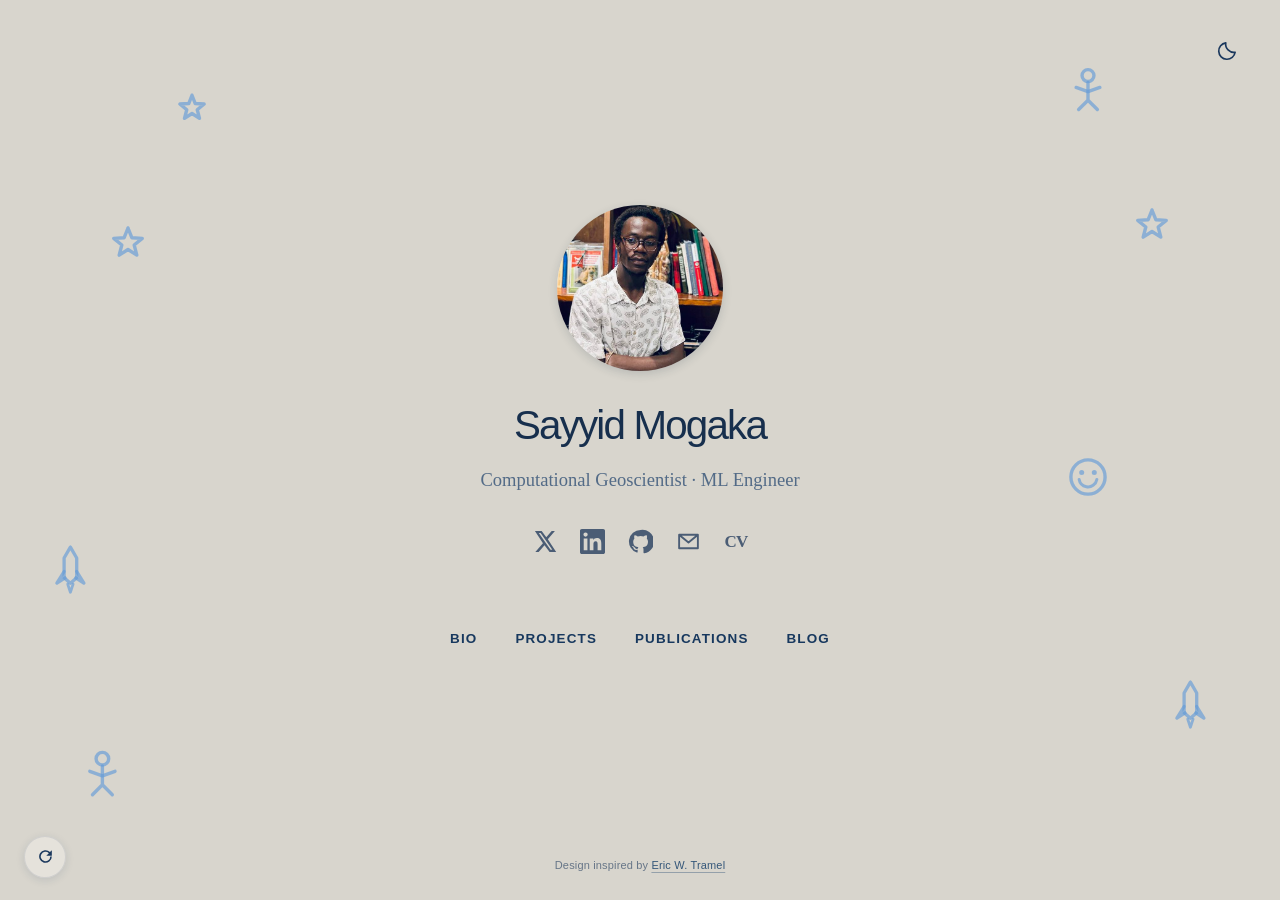
<file: index.html>
<!doctype html>
<html lang="en">
<head>
<meta charset="utf-8">
<meta name="viewport" content="width=device-width, initial-scale=1">
<meta name="theme-color" content="#d8d5cd">
<title>Sayyid Mogaka | Applied Mathematics &amp; Scientific Computing</title>
<meta name="description" content="Academic website of Sayyid Mogaka, working in applied mathematics, scientific computing, computational geoscience and machine learning.">
<script>try{document.documentElement.dataset.theme=localStorage.getItem("portfolio-theme")==="dark"?"dark":"light"}catch(e){document.documentElement.dataset.theme="light"}</script><link rel="stylesheet" href="assets/css/style.css?v=20261127-theme">
</head>
<body class="home-page-body">
<main class="home-cover" data-home-page>
<button class="theme-toggle" type="button" aria-label="Switch to dark mode" title="Switch to dark mode" aria-pressed="false"><svg class="theme-moon" width="22" height="22" viewBox="0 0 24 24" fill="none" stroke="currentColor" stroke-width="1.8" stroke-linecap="round" stroke-linejoin="round" aria-hidden="true"><path d="M20.9 13.35A9 9 0 0 1 10.65 3.1 9 9 0 1 0 20.9 13.35Z"/></svg><svg class="theme-sun" width="22" height="22" viewBox="0 0 24 24" fill="none" stroke="currentColor" stroke-width="1.8" stroke-linecap="round" aria-hidden="true"><circle cx="12" cy="12" r="4"/><path d="M12 2v2m0 16v2M2 12h2m16 0h2M4.9 4.9l1.4 1.4m11.4 11.4 1.4 1.4M4.9 19.1l1.4-1.4M17.7 6.3l1.4-1.4"/></svg></button>
<section class="home-identity" aria-label="Introduction">
<a class="home-portrait" href="bio.html" aria-label="Read Sayyid Mogaka's biography">
<img src="assets/images/sayyid-mogaka.jpg" alt="Portrait of Sayyid Mogaka">
</a>
<h1>Sayyid Mogaka</h1>
<p class="home-title">Computational Geoscientist <span aria-hidden="true">·</span> ML Engineer</p>

<div class="home-social" aria-label="Social links">
<a href="https://x.com/sanya_aka" target="_blank" rel="noopener noreferrer" aria-label="X" title="X"><svg viewBox="0 0 24 24" aria-hidden="true"><path fill="currentColor" d="M18.9 2H22l-6.8 7.8L23.2 22h-6.3l-4.9-6.4L6.4 22H3.2l7.3-8.4L2.8 2h6.5l4.4 5.8L18.9 2zm-1.1 18h1.7L8.3 3.9H6.5L17.8 20z"/></svg></a>
<a href="https://www.linkedin.com/in/sayyid-mogaka-51b488b3/" target="_blank" rel="noopener noreferrer" aria-label="LinkedIn" title="LinkedIn"><svg viewBox="0 0 24 24" aria-hidden="true"><path fill="currentColor" d="M20.45 20.45h-3.56v-5.57c0-1.33-.03-3.04-1.85-3.04-1.85 0-2.14 1.45-2.14 2.94v5.67H9.35V9h3.42v1.56h.05c.48-.9 1.64-1.85 3.37-1.85 3.6 0 4.27 2.37 4.27 5.46v6.28ZM5.34 7.43a2.06 2.06 0 1 1 0-4.13 2.06 2.06 0 0 1 0 4.13ZM7.12 20.45H3.56V9h3.56v11.45ZM22.23 0H1.77C.79 0 0 .77 0 1.73v20.54C0 23.23.79 24 1.77 24h20.45c.98 0 1.78-.77 1.78-1.73V1.73C24 .77 23.2 0 22.22 0Z"/></svg></a>
<a href="https://github.com/sayyidmogaka" target="_blank" rel="noopener noreferrer" aria-label="GitHub" title="GitHub"><svg viewBox="0 0 24 24" aria-hidden="true"><path fill="currentColor" d="M12 .9a11.1 11.1 0 0 0-3.51 21.63c.55.1.76-.24.76-.54v-2.08c-3.1.67-3.75-1.31-3.75-1.31-.5-1.28-1.23-1.62-1.23-1.62-1.01-.69.08-.68.08-.68 1.12.08 1.71 1.15 1.71 1.15 1 .1.75 2.07 3.3 1.58.1-.73.39-1.23.7-1.51-2.47-.28-5.07-1.24-5.07-5.5 0-1.22.44-2.22 1.15-3-.12-.28-.5-1.42.11-2.96 0 0 .94-.3 3.06 1.14a10.6 10.6 0 0 1 5.57 0c2.12-1.44 3.06-1.14 3.06-1.14.61 1.54.23 2.68.11 2.96.72.78 1.15 1.78 1.15 3 0 4.27-2.6 5.22-5.08 5.5.4.35.75 1.02.75 2.06v3.05c0 .3.2.65.77.54A11.1 11.1 0 0 0 12 .9Z"/></svg></a>
<details class="email-reveal"><summary aria-label="Show email address" title="Show email address" style="display:inline-flex;align-items:center;justify-content:center;list-style:none;cursor:pointer;width:25px;height:28px;color:#4b5d75;"><svg width="23" height="23" viewBox="0 0 24 24" aria-hidden="true"><path fill="none" stroke="currentColor" stroke-width="1.8" stroke-linecap="round" stroke-linejoin="round" d="M3 5.5h18v13H3zM3.5 6l8.5 7 8.5-7"/></svg></summary><div class="email-popover"><span>Email me at</span><a href="mailto:sayyidmogaka@gmail.com">sayyidmogaka@gmail.com</a><small>Tap the address to compose an email.</small></div></details>
<a class="cv-social-link" href="assets/docs/Sayyid_Mogaka_N__CV.pdf" aria-label="Open Curriculum Vitae PDF" title="Open Curriculum Vitae PDF">CV</a>
</div>
<nav class="home-nav" aria-label="Main navigation">
<a href="bio.html">Bio</a>
<a href="projects.html">Projects</a>
<a href="publications.html">Publications</a>
<a href="blog.html">Blog</a>
</nav>
</section>
<footer class="home-attribution">
  Design inspired by <a href="https://eric-tramel.github.io/" target="_blank" rel="noopener noreferrer">Eric W. Tramel</a>
</footer>
</main>
<script src="assets/js/main.js?v=20261127-theme"></script>
</body>
</html>
</file>
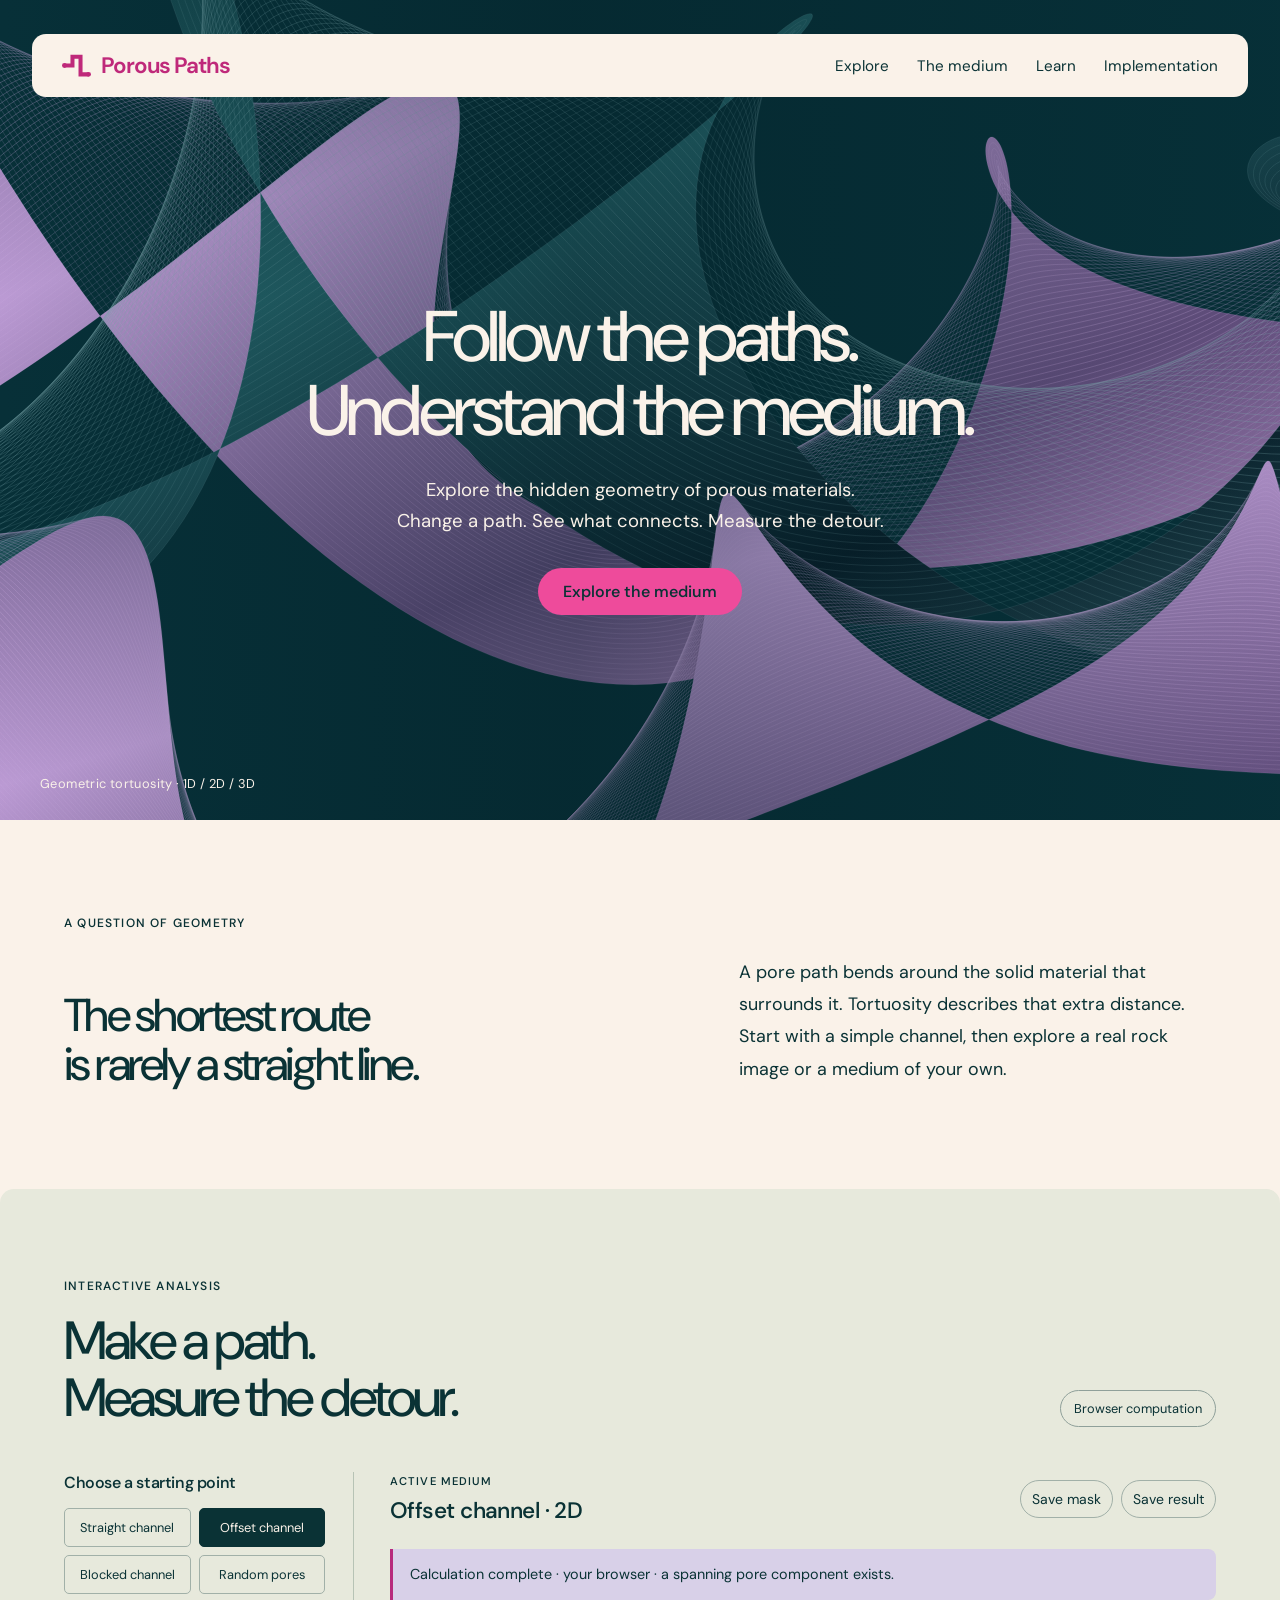
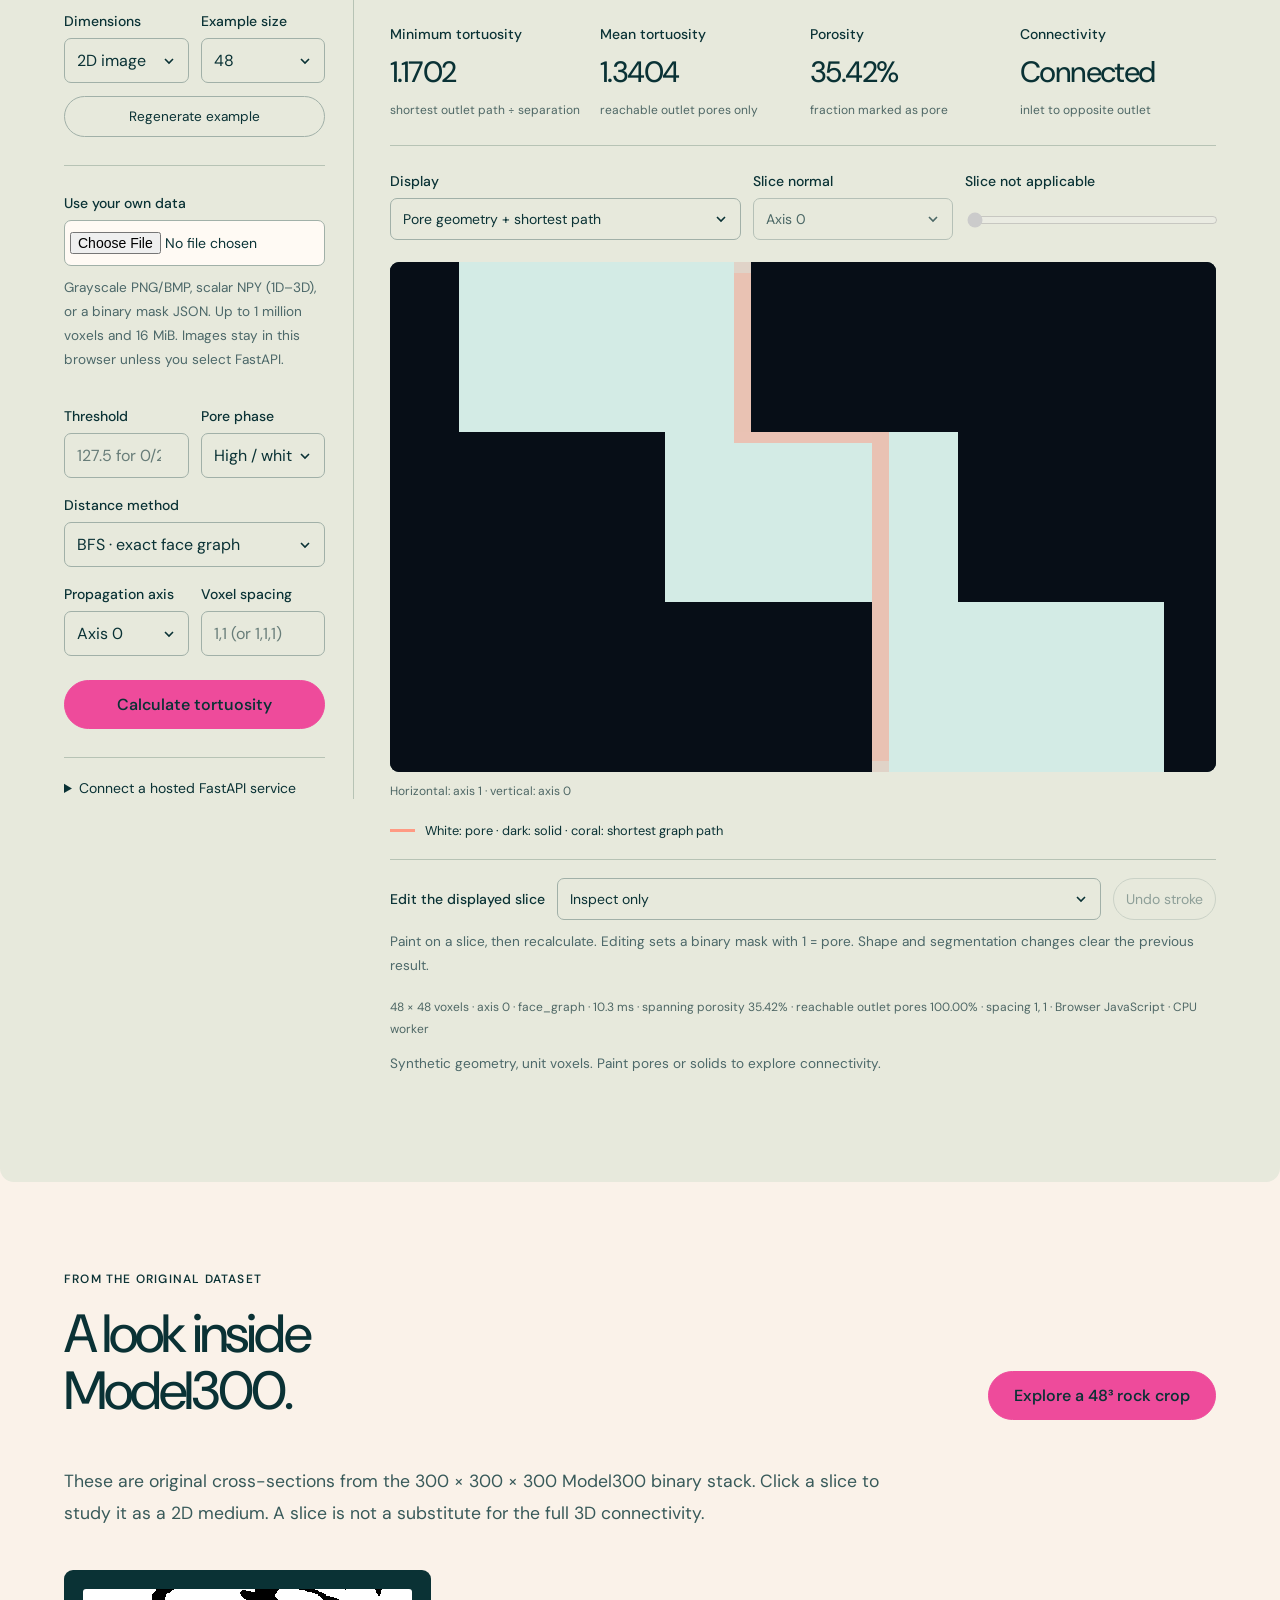
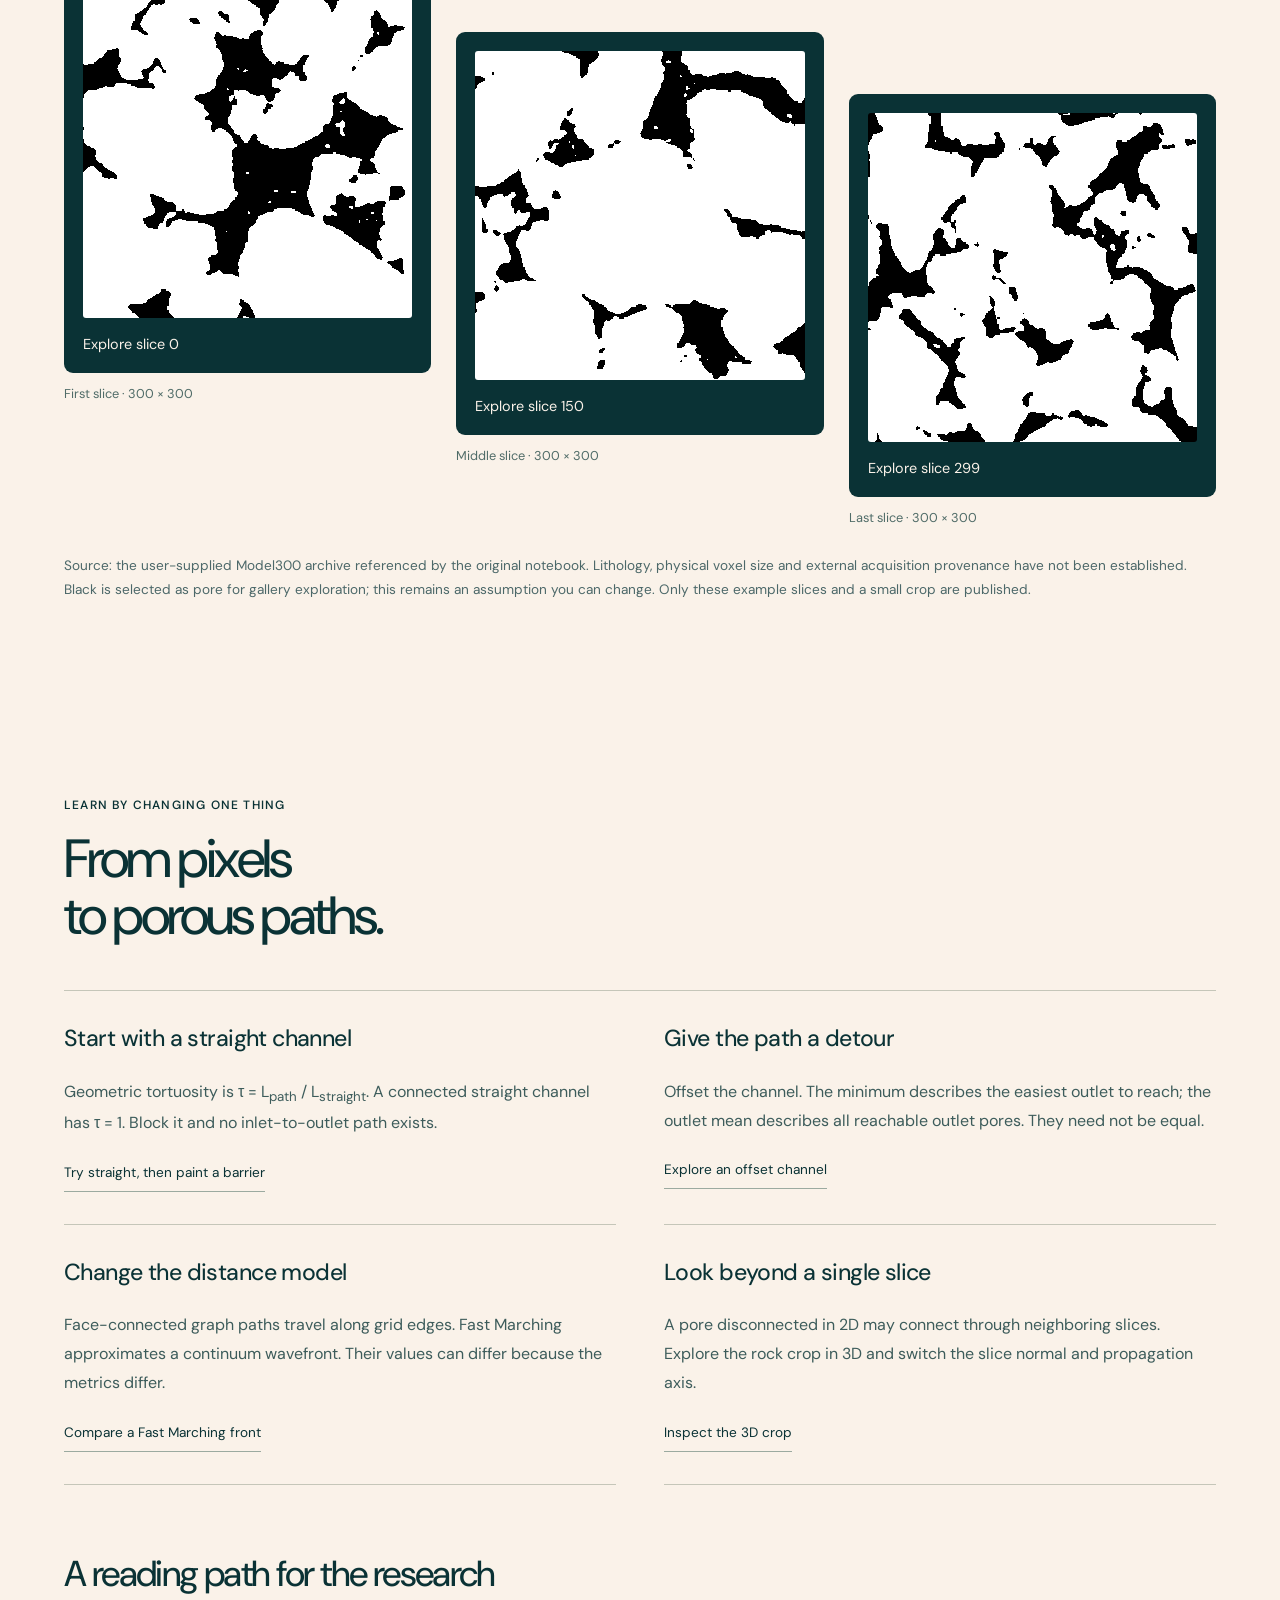
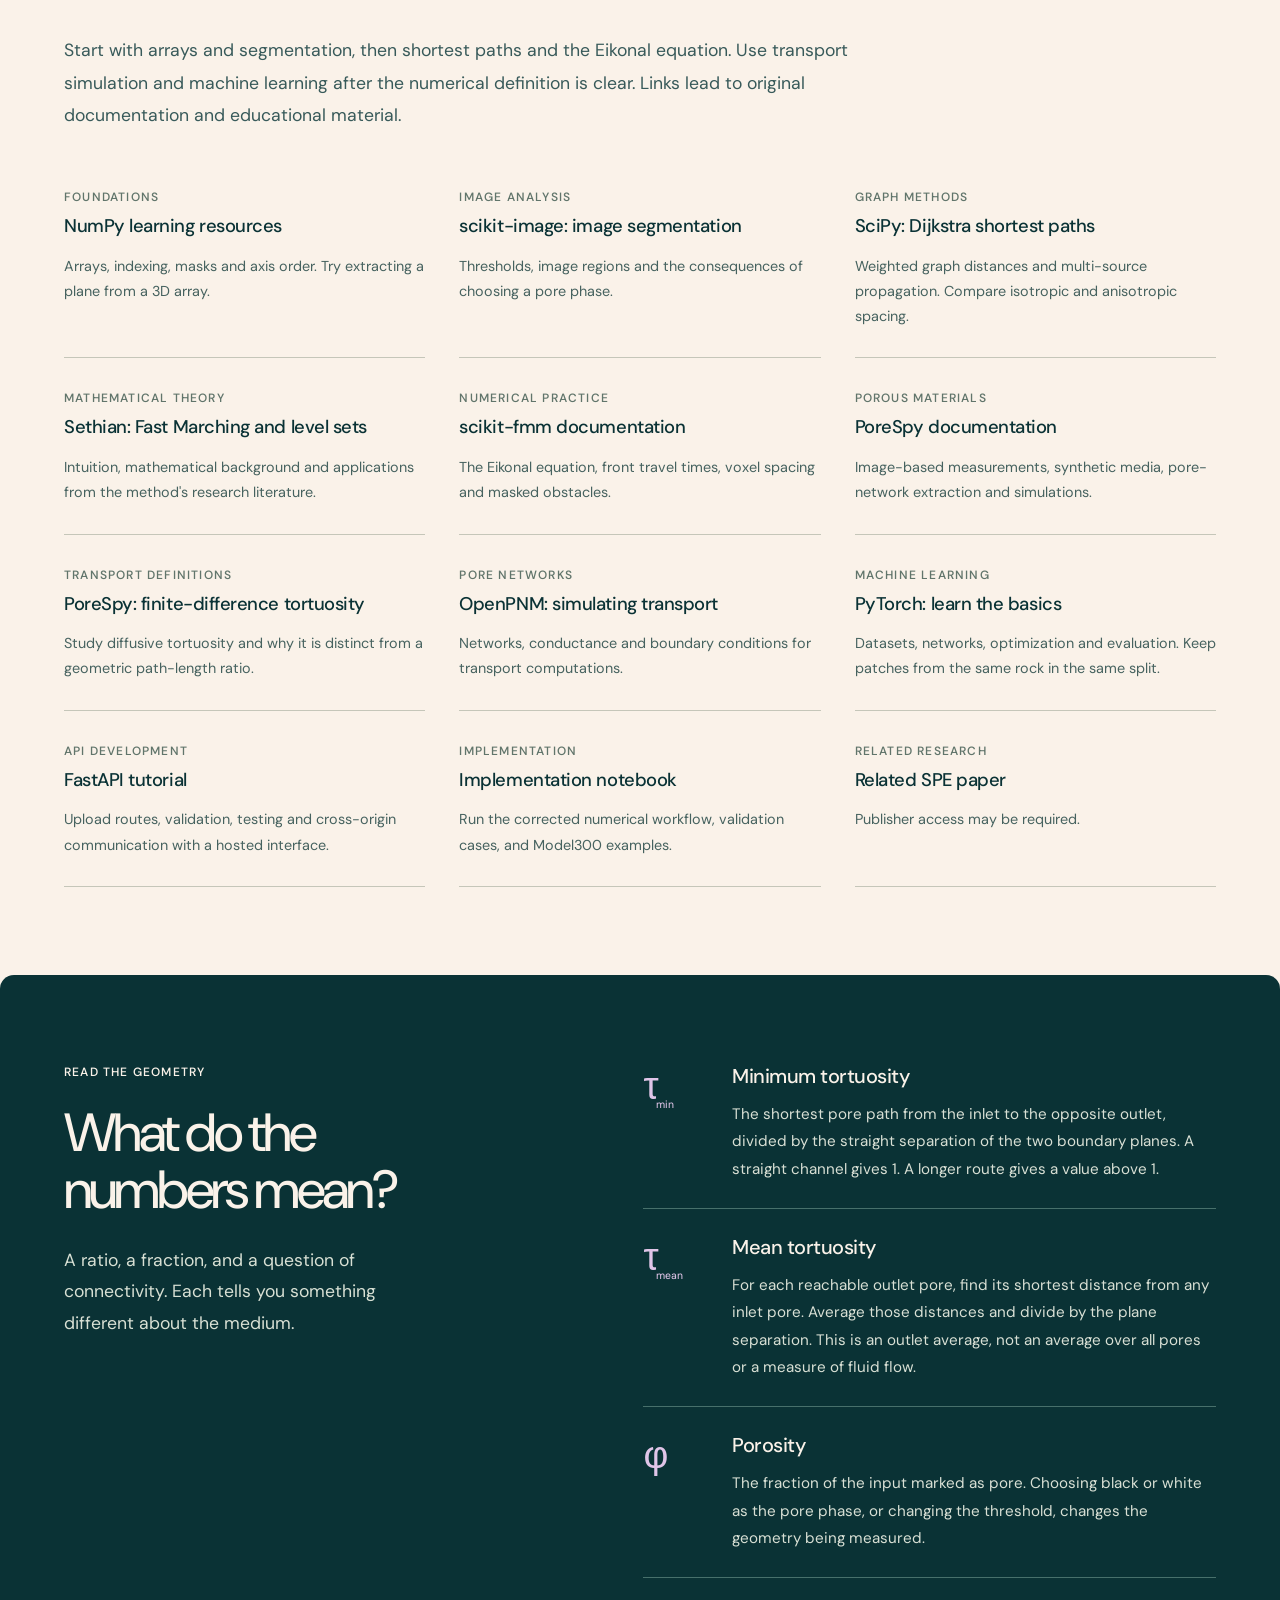
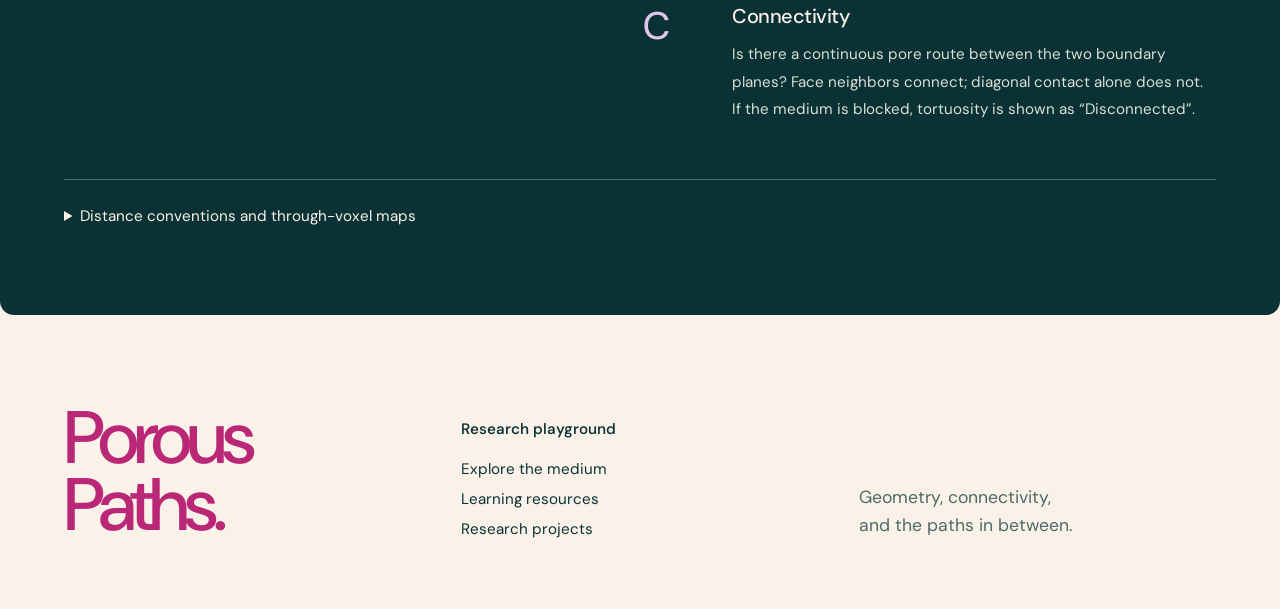
<file: tortuosity/index.html>
<!doctype html>
<html lang="en"><head><meta charset="utf-8"><meta name="viewport" content="width=device-width,initial-scale=1"><meta name="description" content="Explore geometric tortuosity in porous media. Upload images, trace pore paths, compare graph distances with Fast Marching, and learn the scientific methods."><meta name="theme-color" content="#0a3235"><title>Porous Paths · Geometric tortuosity</title><link rel="stylesheet" href="./style.css?v=20261128-editorial"><link rel="icon" href="data:image/svg+xml,%3Csvg xmlns='http://www.w3.org/2000/svg' viewBox='0 0 32 32'%3E%3Crect width='32' height='32' rx='6' fill='%230b1420'/%3E%3Cpath d='M7 26V19H16V12H25V6' fill='none' stroke='%237be1c3' stroke-width='3'/%3E%3C/svg%3E"></head>
<body><a class="skip" href="#lab">Skip to playground</a><header class="top"><a class="identity" href="#" aria-label="Porous Paths home"><svg class="brand-mark" viewBox="0 0 36 36" aria-hidden="true"><path d="M3 18h10V7h10v22h10" fill="none" stroke="currentColor" stroke-width="5"/><circle cx="3" cy="18" r="3" fill="currentColor"/><circle cx="33" cy="29" r="3" fill="currentColor"/></svg><span>Porous Paths</span></a><nav aria-label="Page navigation"><a href="#lab">Explore</a><a href="#gallery">The medium</a><a href="#learn">Learn</a><a href="https://github.com/sayyidmogaka/Geometric-Tortuosity-calculation-in-Porous-Media/tree/research/tortuosity-v2">Implementation</a></nav></header>
<main><section class="hero"><img class="hero-art" src="./assets/porous-flow.svg" alt="" aria-hidden="true" width="1600" height="920"><div class="hero-copy"><h1>Follow the paths.<br>Understand the medium.</h1><p class="lead">Explore the hidden geometry of porous materials.<br>Change a path. See what connects. Measure the detour.</p><a class="button" href="#lab">Explore the medium</a></div><span class="hero-caption">Geometric tortuosity · 1D / 2D / 3D</span></section><section class="introduction"><p class="eyebrow">A QUESTION OF GEOMETRY</p><div><h2>The shortest route<br>is rarely a straight line.</h2><p>A pore path bends around the solid material that surrounds it. Tortuosity describes that extra distance. Start with a simple channel, then explore a real rock image or a medium of your own.</p></div></section>

<section id="lab" class="lab-section"><div class="section-head"><div><p class="eyebrow">INTERACTIVE ANALYSIS</p><h2>Make a path.<br>Measure the detour.</h2></div><span class="pill" id="engine-badge">Browser computation</span></div>
<div class="lab"><aside class="controls"><h3>Choose a starting point</h3><div class="examples"><button data-example="straight">Straight channel</button><button data-example="bend" class="selected">Offset channel</button><button data-example="blocked">Blocked channel</button><button data-example="random">Random pores</button></div>
<div class="pair"><div><label for="dimension">Dimensions</label><select id="dimension"><option value="1">1D line</option><option value="2" selected>2D image</option><option value="3">3D volume</option></select></div><div><label for="size">Example size</label><select id="size"><option>24</option><option selected>48</option><option>64</option></select></div></div><button class="subtle" id="regenerate">Regenerate example</button>
<hr><label for="file">Use your own data</label><input id="file" type="file" accept=".png,.bmp,.npy,.json"><p class="help">Grayscale PNG/BMP, scalar NPY (1D–3D), or a binary mask JSON. Up to 1 million voxels and 16 MiB. Images stay in this browser unless you select FastAPI.</p>
<div class="pair"><div><label for="threshold">Threshold</label><input id="threshold" type="number" step="any" placeholder="127.5 for 0/255"></div><div><label for="pore">Pore phase</label><select id="pore"><option value="high">High / white</option><option value="low">Low / black</option></select></div></div>
<label for="method">Distance method</label><select id="method"><option value="bfs">BFS · exact face graph</option><option value="dijkstra">Dijkstra · weighted face graph</option><option value="fmm">Fast Marching · first-order Eikonal</option></select>
<div class="pair"><div><label for="axis">Propagation axis</label><select id="axis"><option value="0">Axis 0</option><option value="1">Axis 1</option><option value="2">Axis 2</option></select></div><div><label for="spacing">Voxel spacing</label><input id="spacing" placeholder="1,1 (or 1,1,1)"></div></div>
<button class="primary" id="calculate">Calculate tortuosity</button><button class="subtle" id="cancel" hidden>Cancel calculation</button>
<details class="connection"><summary>Connect a hosted FastAPI service</summary><p class="help">Optional. GitHub Pages serves this interface; a Python API runs on a separate host. Choosing FastAPI sends the current segmented mask to the URL you enter.</p><label for="engine">Calculation engine</label><select id="engine"><option value="browser">This browser · no upload</option><option value="api">FastAPI · upload current mask</option></select><label for="api-url">FastAPI base URL</label><input id="api-url" type="url" placeholder="https://your-api.vercel.app"><button id="check-api" class="subtle">Check connection</button><p id="connection-status" class="help" role="status">No hosted Python service is configured.</p></details>
</aside><div class="analysis"><div class="analysis-title"><div><p class="eyebrow">ACTIVE MEDIUM</p><h3 id="dataset-title">Offset channel · 2D</h3></div><div class="export"><button id="export-mask" title="Download the current full-resolution segmented mask">Save mask</button><button id="export" disabled>Save result</button></div></div><p id="status" role="status" aria-live="polite">Preparing a connected example…</p>
<div class="metrics" aria-label="Numerical results"><div><span>Minimum tortuosity</span><strong id="tau-min">—</strong><small>shortest outlet path ÷ separation</small></div><div><span>Mean tortuosity</span><strong id="tau-mean">—</strong><small>reachable outlet pores only</small></div><div><span>Porosity</span><strong id="porosity">—</strong><small>fraction marked as pore</small></div><div><span>Connectivity</span><strong id="percolates">—</strong><small>inlet to opposite outlet</small></div></div>
<div class="plot-controls"><div><label for="field">Display</label><select id="field"><option value="mask">Pore geometry + shortest path</option><option value="distance">Distance from inlet</option><option value="tortuosity">Through-voxel tortuosity</option></select></div><div><label for="slice-axis">Slice normal</label><select id="slice-axis"><option value="0">Axis 0</option><option value="1">Axis 1</option><option value="2">Axis 2</option></select></div><div><label for="slice">Slice <span id="slice-number"></span></label><input id="slice" type="range" value="0" min="0" max="0"></div></div>
<div class="plots"><figure><canvas id="slice-canvas" width="480" height="480" aria-label="Pore geometry and distance-field cross-section"></canvas><figcaption id="slice-caption">Axis 0 runs vertically; axis 1 runs horizontally.</figcaption></figure><figure id="volume-figure" hidden><canvas id="volume" width="480" height="480" aria-label="Rotatable 3D point-cloud preview of pore voxels"></canvas><figcaption>3D sampled pore points · drag to rotate</figcaption></figure></div>
<div class="plot-legend"><span class="legend-line"></span><span id="legend">White: pore · dark: solid · coral: shortest graph path</span></div><div class="edit-controls"><label for="brush">Edit the displayed slice</label><select id="brush"><option value="inspect">Inspect only</option><option value="solid">Paint solid / close a path</option><option value="pore">Paint pore / open a path</option></select><button id="undo" disabled>Undo stroke</button></div><p class="help">Paint on a slice, then recalculate. Editing sets a binary mask with 1 = pore. Shape and segmentation changes clear the previous result.</p><p id="details" class="details"></p><p id="context" class="help"></p>
</div></div></section>

<section id="gallery"><div class="section-head"><div><p class="eyebrow">FROM THE ORIGINAL DATASET</p><h2>A look inside<br>Model300.</h2></div><button class="primary fit" id="load-volume">Explore a 48³ rock crop</button></div><p class="section-copy">These are original cross-sections from the 300 × 300 × 300 Model300 binary stack. Click a slice to study it as a 2D medium. A slice is not a substitute for the full 3D connectivity.</p><div class="gallery"><figure><button class="image-button" data-slice="0"><img src="./assets/model300-z000.png" alt="Original Model300 binary rock cross-section at slice 0" width="300" height="300"><span>Explore slice 0</span></button><figcaption>First slice · 300 × 300</figcaption></figure><figure><button class="image-button" data-slice="150"><img src="./assets/model300-z150.png" alt="Original Model300 binary rock cross-section at slice 150" width="300" height="300"><span>Explore slice 150</span></button><figcaption>Middle slice · 300 × 300</figcaption></figure><figure><button class="image-button" data-slice="299"><img src="./assets/model300-z299.png" alt="Original Model300 binary rock cross-section at slice 299" width="300" height="300"><span>Explore slice 299</span></button><figcaption>Last slice · 300 × 300</figcaption></figure></div><p class="help">Source: the user-supplied Model300 archive referenced by the original notebook. Lithology, physical voxel size and external acquisition provenance have not been established. Black is selected as pore for gallery exploration; this remains an assumption you can change. Only these example slices and a small crop are published.</p></section>

<section id="learn"><div class="section-head"><div><p class="eyebrow">LEARN BY CHANGING ONE THING</p><h2>From pixels<br>to porous paths.</h2></div></div><div class="lessons"><article><h3>Start with a straight channel</h3><p>Geometric tortuosity is τ = L<sub>path</sub> / L<sub>straight</sub>. A connected straight channel has τ = 1. Block it and no inlet-to-outlet path exists.</p><button class="lesson-button" data-lesson="straight">Try straight, then paint a barrier</button></article><article><h3>Give the path a detour</h3><p>Offset the channel. The minimum describes the easiest outlet to reach; the outlet mean describes all reachable outlet pores. They need not be equal.</p><button class="lesson-button" data-lesson="bend">Explore an offset channel</button></article><article><h3>Change the distance model</h3><p>Face-connected graph paths travel along grid edges. Fast Marching approximates a continuum wavefront. Their values can differ because the metrics differ.</p><button class="lesson-button" data-lesson="fmm">Compare a Fast Marching front</button></article><article><h3>Look beyond a single slice</h3><p>A pore disconnected in 2D may connect through neighboring slices. Explore the rock crop in 3D and switch the slice normal and propagation axis.</p><button class="lesson-button" data-lesson="volume">Inspect the 3D crop</button></article></div>
<h3 class="reading-heading">A reading path for the research</h3><p class="section-copy">Start with arrays and segmentation, then shortest paths and the Eikonal equation. Use transport simulation and machine learning after the numerical definition is clear. Links lead to original documentation and educational material.</p>
<div class="resources"><article><span>FOUNDATIONS</span><h4><a href="https://numpy.org/learn/">NumPy learning resources</a></h4><p>Arrays, indexing, masks and axis order. Try extracting a plane from a 3D array.</p></article><article><span>IMAGE ANALYSIS</span><h4><a href="https://scikit-image.org/docs/stable/user_guide/tutorial_segmentation.html">scikit-image: image segmentation</a></h4><p>Thresholds, image regions and the consequences of choosing a pore phase.</p></article><article><span>GRAPH METHODS</span><h4><a href="https://docs.scipy.org/doc/scipy/reference/generated/scipy.sparse.csgraph.dijkstra.html">SciPy: Dijkstra shortest paths</a></h4><p>Weighted graph distances and multi-source propagation. Compare isotropic and anisotropic spacing.</p></article><article><span>MATHEMATICAL THEORY</span><h4><a href="https://math.berkeley.edu/~sethian/2006/level_set.html">Sethian: Fast Marching and level sets</a></h4><p>Intuition, mathematical background and applications from the method's research literature.</p></article><article><span>NUMERICAL PRACTICE</span><h4><a href="https://scikit-fmm.readthedocs.io/en/master/">scikit-fmm documentation</a></h4><p>The Eikonal equation, front travel times, voxel spacing and masked obstacles.</p></article><article><span>POROUS MATERIALS</span><h4><a href="https://porespy.org/">PoreSpy documentation</a></h4><p>Image-based measurements, synthetic media, pore-network extraction and simulations.</p></article><article><span>TRANSPORT DEFINITIONS</span><h4><a href="https://porespy.org/autoapi/porespy/simulations/tortuosity_fd.html">PoreSpy: finite-difference tortuosity</a></h4><p>Study diffusive tortuosity and why it is distinct from a geometric path-length ratio.</p></article><article><span>PORE NETWORKS</span><h4><a href="https://openpnm.org/examples/tutorials/08_simulating_transport.html">OpenPNM: simulating transport</a></h4><p>Networks, conductance and boundary conditions for transport computations.</p></article><article><span>MACHINE LEARNING</span><h4><a href="https://docs.pytorch.org/tutorials/beginner/basics/intro.html">PyTorch: learn the basics</a></h4><p>Datasets, networks, optimization and evaluation. Keep patches from the same rock in the same split.</p></article><article><span>API DEVELOPMENT</span><h4><a href="https://fastapi.tiangolo.com/tutorial/">FastAPI tutorial</a></h4><p>Upload routes, validation, testing and cross-origin communication with a hosted interface.</p></article><article><span>IMPLEMENTATION</span><h4><a href="https://github.com/sayyidmogaka/Geometric-Tortuosity-calculation-in-Porous-Media/blob/research/tortuosity-v2/Geometric_tortuosity_calculation.ipynb">Implementation notebook</a></h4><p>Run the corrected numerical workflow, validation cases, and Model300 examples.</p></article><article><span>RELATED RESEARCH</span><h4><a href="https://doi.org/10.2118/233430-MS">Related SPE paper</a></h4><p>Publisher access may be required.</p></article></div></section>

<section id="method" class="method-note"><div class="method-intro"><p class="eyebrow">READ THE GEOMETRY</p><h2>What do the<br>numbers mean?</h2><p>A ratio, a fraction, and a question of connectivity. Each tells you something different about the medium.</p></div><div class="definitions"><article><span class="definition-symbol">τ<sub>min</sub></span><div><h3>Minimum tortuosity</h3><p>The shortest pore path from the inlet to the opposite outlet, divided by the straight separation of the two boundary planes. A straight channel gives 1. A longer route gives a value above 1.</p></div></article><article><span class="definition-symbol">τ<sub>mean</sub></span><div><h3>Mean tortuosity</h3><p>For each reachable outlet pore, find its shortest distance from any inlet pore. Average those distances and divide by the plane separation. This is an outlet average, not an average over all pores or a measure of fluid flow.</p></div></article><article><span class="definition-symbol">φ</span><div><h3>Porosity</h3><p>The fraction of the input marked as pore. Choosing black or white as the pore phase, or changing the threshold, changes the geometry being measured.</p></div></article><article><span class="definition-symbol">C</span><div><h3>Connectivity</h3><p>Is there a continuous pore route between the two boundary planes? Face neighbors connect; diagonal contact alone does not. If the medium is blocked, tortuosity is shown as “Disconnected”.</p></div></article></div><details class="conventions"><summary>Distance conventions and through-voxel maps</summary><p>Plane separation is measured between voxel centres: (N − 1) × spacing. The through-voxel map adds the shortest distances to the inlet and outlet and divides by this separation. A walk through a dead-end branch can require retracing. Face-graph and Fast Marching distances use different metrics; neither is automatically hydraulic or diffusive tortuosity. Sampling affects the display only. An exterior rock photograph cannot establish internal 3D connectivity.</p></details></section>
</main><footer><div class="footer-wordmark">Porous<br>Paths.</div><div class="footer-links"><span>Research playground</span><a href="#lab">Explore the medium</a><a href="#learn">Learning resources</a><a href="../projects.html">Research projects</a></div><p>Geometry, connectivity,<br>and the paths in between.</p></footer><script type="module" src="./app.js?v=20261128-editorial"></script></body></html>
</file>
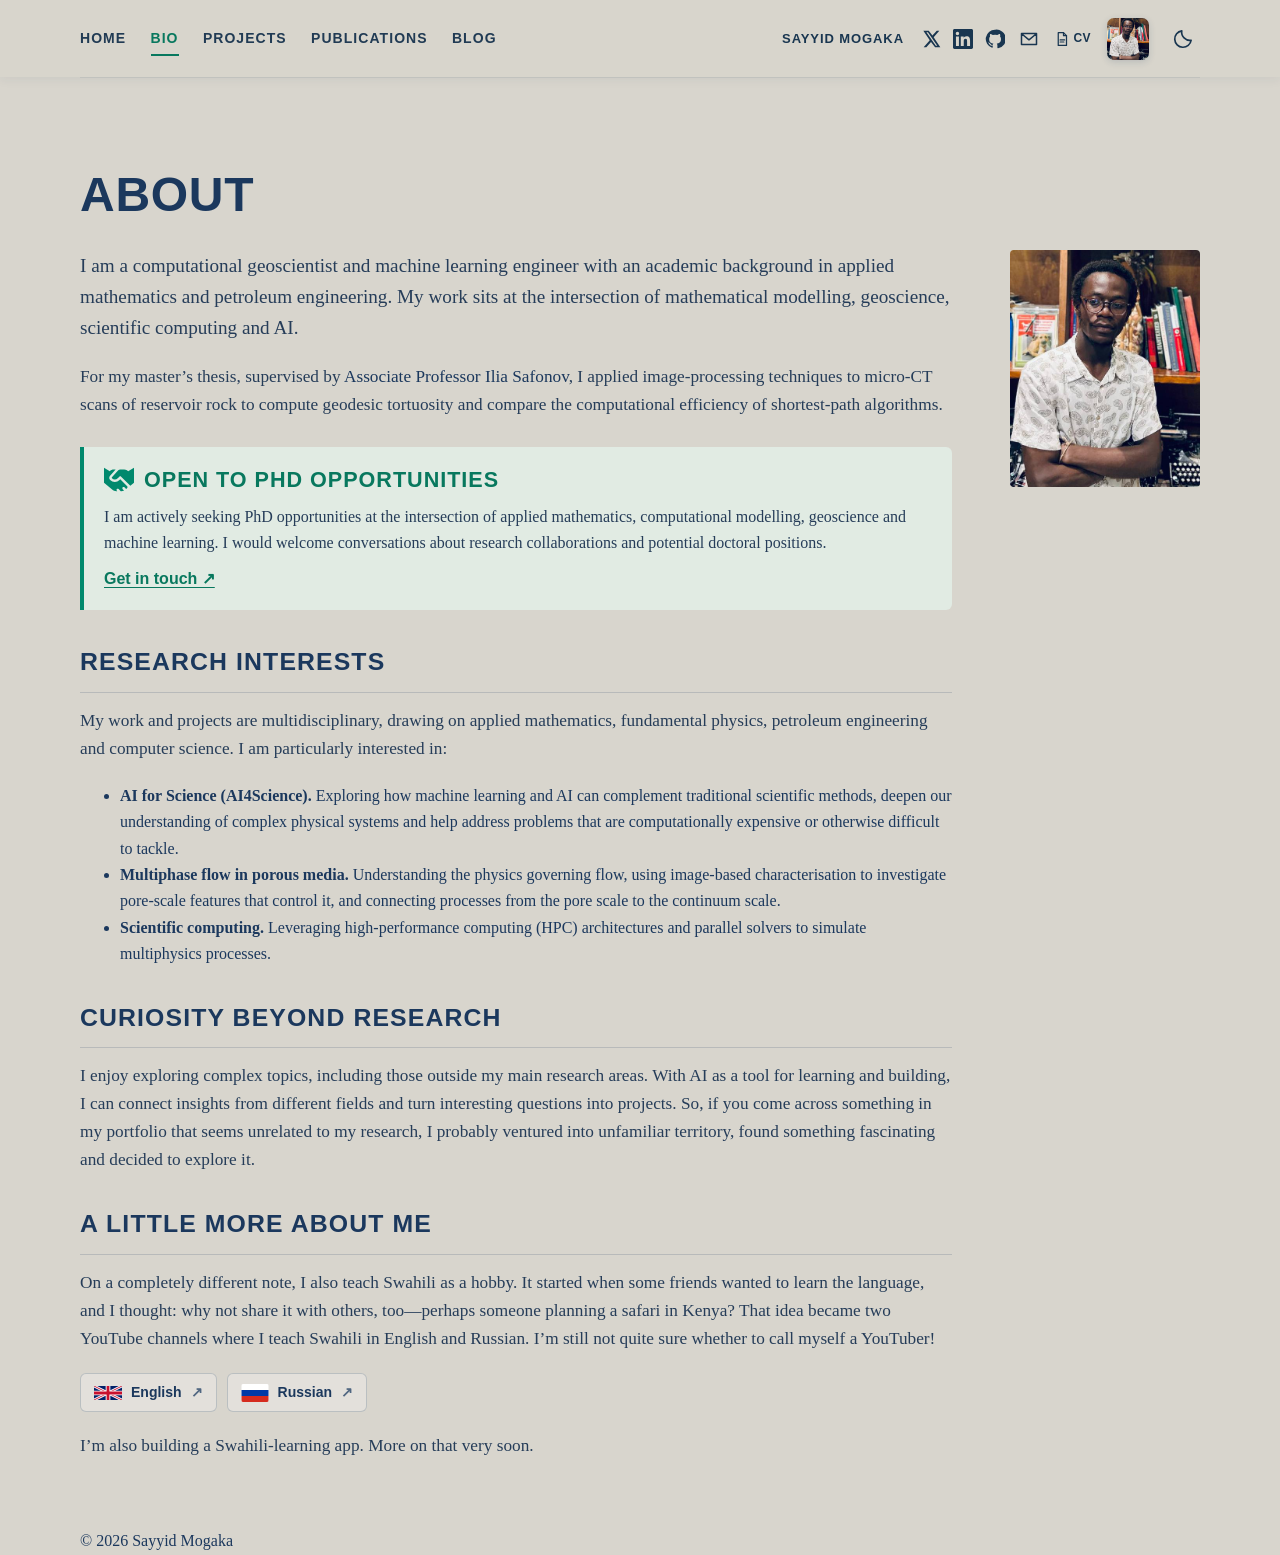
<file: bio.html>
<!doctype html><html lang="en"><head><meta charset="utf-8"><meta name="viewport" content="width=device-width,initial-scale=1"><title>Bio · Sayyid Mogaka</title><script>try{document.documentElement.dataset.theme=localStorage.getItem("portfolio-theme")==="dark"?"dark":"light"}catch(e){document.documentElement.dataset.theme="light"}</script><link rel="stylesheet" href="assets/css/style.css?v=20261128-bio-header"><style>
/* Keep the Bio theme control visible, even with older cached shared styles. */
.site-header .header-right .theme-toggle{display:inline-flex;align-items:center;justify-content:center;flex:0 0 34px;width:34px;height:34px;padding:6px;border:0;background:transparent;color:var(--ink,#1b385d);cursor:pointer;border-radius:50%;position:relative;z-index:2}
.site-header .theme-toggle svg{width:22px;height:22px;flex:none}
.site-header .theme-toggle .theme-moon{display:block}
.site-header .theme-toggle .theme-sun{display:none}
html[data-theme="dark"] .site-header .theme-toggle .theme-moon{display:none}
html[data-theme="dark"] .site-header .theme-toggle .theme-sun{display:block}
@media(max-width:480px){.site-header .header-right{gap:6px}.site-header .header-right .theme-toggle{flex-basis:30px;width:30px;height:30px;padding:4px}}
</style></head><body class="inner-page-body bio-page-body"><div class="wrap"><header class="site-header">
<button class="toggle" type="button" aria-label="Toggle navigation" aria-expanded="false">Menu</button>
<nav aria-label="Primary navigation">
<a href="index.html">Home</a>
<a href="bio.html" class="active" aria-current="page">Bio</a>
<a href="projects.html">Projects</a>
<a href="publications.html">Publications</a>
<a href="blog.html">Blog</a>
</nav>
<div class="header-right">
<a class="header-name" href="index.html">Sayyid Mogaka</a>
<div class="header-social" aria-label="Social links">
<a href="https://x.com/sanya_aka" target="_blank" rel="noopener noreferrer" aria-label="X" title="X"><svg viewBox="0 0 24 24" aria-hidden="true"><path fill="currentColor" d="M18.9 2H22l-6.8 7.8L23.2 22h-6.3l-4.9-6.4L6.4 22H3.2l7.3-8.4L2.8 2h6.5l4.4 5.8L18.9 2zm-1.1 18h1.7L8.3 3.9H6.5L17.8 20z"/></svg></a>
<a href="https://www.linkedin.com/in/sayyid-mogaka-51b488b3/" target="_blank" rel="noopener noreferrer" aria-label="LinkedIn" title="LinkedIn"><svg viewBox="0 0 24 24" aria-hidden="true"><path fill="currentColor" d="M20.45 20.45h-3.56v-5.57c0-1.33-.03-3.04-1.85-3.04-1.85 0-2.14 1.45-2.14 2.94v5.67H9.35V9h3.42v1.56h.05c.48-.9 1.64-1.85 3.37-1.85 3.6 0 4.27 2.37 4.27 5.46v6.28ZM5.34 7.43a2.06 2.06 0 1 1 0-4.13 2.06 2.06 0 0 1 0 4.13ZM7.12 20.45H3.56V9h3.56v11.45ZM22.23 0H1.77C.79 0 0 .77 0 1.73v20.54C0 23.23.79 24 1.77 24h20.45c.98 0 1.78-.77 1.78-1.73V1.73C24 .77 23.2 0 22.22 0Z"/></svg></a>
<a href="https://github.com/sayyidmogaka" target="_blank" rel="noopener noreferrer" aria-label="GitHub" title="GitHub"><svg viewBox="0 0 24 24" aria-hidden="true"><path fill="currentColor" d="M12 .9a11.1 11.1 0 0 0-3.51 21.63c.55.1.76-.24.76-.54v-2.08c-3.1.67-3.75-1.31-3.75-1.31-.5-1.28-1.23-1.62-1.23-1.62-1.01-.69.08-.68.08-.68 1.12.08 1.71 1.15 1.71 1.15 1 .1.75 2.07 3.3 1.58.1-.73.39-1.23.7-1.51-2.47-.28-5.07-1.24-5.07-5.5 0-1.22.44-2.22 1.15-3-.12-.28-.5-1.42.11-2.96 0 0 .94-.3 3.06 1.14a10.6 10.6 0 0 1 5.57 0c2.12-1.44 3.06-1.14 3.06-1.14.61 1.54.23 2.68.11 2.96.72.78 1.15 1.78 1.15 3 0 4.27-2.6 5.22-5.08 5.5.4.35.75 1.02.75 2.06v3.05c0 .3.2.65.77.54A11.1 11.1 0 0 0 12 .9Z"/></svg></a>
<details class="email-reveal"><summary aria-label="Show email address" title="Show email address" style="display:inline-flex;align-items:center;justify-content:center;list-style:none;cursor:pointer;width:25px;height:28px;color:#4b5d75;"><svg width="23" height="23" viewBox="0 0 24 24" aria-hidden="true"><path fill="none" stroke="currentColor" stroke-width="1.8" stroke-linecap="round" stroke-linejoin="round" d="M3 5.5h18v13H3zM3.5 6l8.5 7 8.5-7"/></svg></summary><div class="email-popover"><span>Email me at</span><a href="mailto:sayyidmogaka@gmail.com">sayyidmogaka@gmail.com</a><small>Tap the address to compose an email.</small></div></details>
<a class="header-cv-link" href="assets/docs/Sayyid_Mogaka_N__CV.pdf" aria-label="Open Curriculum Vitae PDF" title="Open Curriculum Vitae PDF"><svg viewBox="0 0 24 24" aria-hidden="true" fill="none" stroke="currentColor" stroke-width="1.65" stroke-linecap="round" stroke-linejoin="round"><path d="M7 3.5h7l4 4v13H7z"/><path d="M14 3.5v4h4"/><path d="M9.5 13.2h6M9.5 16h5"/></svg><span>CV</span></a>


</div>
<a class="header-avatar" href="index.html" aria-label="Go to homepage"><img src="assets/images/sayyid-mogaka.jpg" alt="Portrait of Sayyid Mogaka"></a><button class="theme-toggle" type="button" aria-label="Switch to dark mode" title="Switch to dark mode" aria-pressed="false"><svg class="theme-moon" width="22" height="22" viewBox="0 0 24 24" fill="none" stroke="currentColor" stroke-width="1.8" stroke-linecap="round" stroke-linejoin="round" aria-hidden="true"><path d="M20.9 13.35A9 9 0 0 1 10.65 3.1 9 9 0 1 0 20.9 13.35Z"/></svg><svg class="theme-sun" width="22" height="22" viewBox="0 0 24 24" fill="none" stroke="currentColor" stroke-width="1.8" stroke-linecap="round" aria-hidden="true"><circle cx="12" cy="12" r="4"/><path d="M12 2v2m0 16v2M2 12h2m16 0h2M4.9 4.9l1.4 1.4m11.4 11.4 1.4 1.4M4.9 19.1l1.4-1.4M17.7 6.3l1.4-1.4"/></svg></button>
</div>
</header><main class="page"><h1>About</h1><div class="bio-grid"><article>
<p class="lead">I am a computational geoscientist and machine learning engineer with an academic background in applied mathematics and petroleum engineering. My work sits at the intersection of mathematical modelling, geoscience, scientific computing and AI.</p>
<p>For my master’s thesis, supervised by <a href="https://scholar.google.com/citations?user=6GywrD8AAAAJ&amp;hl=en" target="_blank" rel="noopener noreferrer" title="View Ilia Safonov’s Google Scholar profile">Associate Professor Ilia Safonov</a>, I applied image-processing techniques to micro-CT scans of reservoir rock to compute geodesic tortuosity and compare the computational efficiency of shortest-path algorithms.</p>
<section class="phd-callout" aria-labelledby="phd-heading" style="display:block;margin:28px 0 32px;padding:18px 20px;border-left:4px solid #00896d;border-radius:0 6px 6px 0;background:#e1ebe3;box-sizing:border-box;">
<!-- Handshake icon: Font Awesome Free by Fonticons, Inc., https://fontawesome.com/icons/handshake ; CC BY 4.0 https://creativecommons.org/licenses/by/4.0/ ; recolored green. -->
<h2 id="phd-heading" style="display:flex;align-items:center;gap:10px;flex-wrap:wrap;margin:0 0 10px;padding:0;border:0;color:#08785e;font-size:clamp(1.05rem,1.8vw,1.35rem);font-weight:700;line-height:1.35;"><svg xmlns="http://www.w3.org/2000/svg" viewBox="0 0 576 512" width="30" height="27" style="display:inline-block;width:30px;height:27px;max-width:30px;flex:0 0 30px;margin:0;" aria-hidden="true"><path fill="#00896d" d="M268.9 85.2L152.3 214.8c-4.6 5.1-4.4 13 .5 17.9 30.5 30.5 80 30.5 110.5 0l31.8-31.8c4.2-4.2 9.5-6.5 14.9-6.9 6.8-.6 13.8 1.7 19 6.9L505.6 376 576 320 576 32 464 96 440.2 80.1C424.4 69.6 405.9 64 386.9 64l-70.4 0c-1.1 0-2.3 0-3.4 .1-16.9 .9-32.8 8.5-44.2 21.1zM116.6 182.7L223.4 64 183.8 64c-25.5 0-49.9 10.1-67.9 28.1L112 96 0 32 0 320 156.4 450.3c23 19.2 52 29.7 81.9 29.7l15.7 0-7-7c-9.4-9.4-9.4-24.6 0-33.9s24.6-9.4 33.9 0l41 41 9 0c19.1 0 37.8-4.3 54.8-12.3L359 441c-9.4-9.4-9.4-24.6 0-33.9s24.6-9.4 33.9 0l32 32 17.5-17.5c8.9-8.9 11.5-21.8 7.6-33.1l-137.9-136.8-14.9 14.9c-49.3 49.3-129.1 49.3-178.4 0-23-23-23.9-59.9-2.2-84z"/></svg>Open to PhD opportunities</h2><p style="margin:0 0 10px;color:#263d59;line-height:1.6;">I am actively seeking PhD opportunities at the intersection of applied mathematics, computational modelling, geoscience and machine learning. I would welcome conversations about research collaborations and potential doctoral positions.</p><a style="color:#08785e;font-weight:700;text-decoration:underline;text-underline-offset:3px;" href="mailto:sayyidmogaka@gmail.com?subject=PhD%20Research%20Opportunity">Get in touch ↗</a></section>
<h2>Research interests</h2>
<p>My work and projects are multidisciplinary, drawing on applied mathematics, fundamental physics, petroleum engineering and computer science. I am particularly interested in:</p>
<ul class="research-focus">
<li><strong>AI for Science (AI4Science).</strong> Exploring how machine learning and AI can complement traditional scientific methods, deepen our understanding of complex physical systems and help address problems that are computationally expensive or otherwise difficult to tackle.</li>
<li><strong>Multiphase flow in porous media.</strong> Understanding the physics governing flow, using image-based characterisation to investigate pore-scale features that control it, and connecting processes from the pore scale to the continuum scale.</li>
<li><strong>Scientific computing.</strong> Leveraging high-performance computing (HPC) architectures and parallel solvers to simulate multiphysics processes.</li>
</ul>
<h2>Curiosity beyond research</h2>
<p>I enjoy exploring complex topics, including those outside my main research areas. With AI as a tool for learning and building, I can connect insights from different fields and turn interesting questions into projects. So, if you come across something in my portfolio that seems unrelated to my research, I probably ventured into unfamiliar territory, found something fascinating and decided to explore it.</p>
<h2>A little more about me</h2>
<p>On a completely different note, I also teach Swahili as a hobby. It started when some friends wanted to learn the language, and I thought: why not share it with others, too—perhaps someone planning a safari in Kenya? That idea became two YouTube channels where I teach Swahili in English and Russian. I’m still not quite sure whether to call myself a YouTuber!</p>
<p style="display:flex;flex-wrap:wrap;gap:10px;align-items:center;margin:0 0 20px;"><a href="https://youtube.com/@tusome_swa-english?si=lvMs_dhRVVd-QUgZ" target="_blank" rel="noopener noreferrer" aria-label="English Swahili lessons on YouTube" style="display:inline-flex;align-items:center;gap:9px;padding:8px 13px;border:1px solid rgba(27,56,93,.20);border-radius:6px;background:rgba(255,255,255,.28);color:#1b385d;font-family:Arial,sans-serif;font-size:14px;font-weight:600;line-height:1.5;text-decoration:none;"><svg xmlns="http://www.w3.org/2000/svg" viewBox="0 0 60 30" width="28" height="16" style="display:block;width:28px;height:16px;flex:none;border-radius:2px;" aria-hidden="true"><defs><clipPath id="gb-flag-clip"><rect width="60" height="30"/></clipPath></defs><g clip-path="url(#gb-flag-clip)"><rect width="60" height="30" fill="#012169"/><path d="M0 0L60 30M60 0L0 30" stroke="#fff" stroke-width="6"/><path d="M0 0L30 15M60 30L30 15M60 0L30 15M0 30L30 15" stroke="#C8102E" stroke-width="2"/><path d="M30 0V30M0 15H60" stroke="#fff" stroke-width="10"/><path d="M30 0V30M0 15H60" stroke="#C8102E" stroke-width="6"/></g></svg><span>English</span><span aria-hidden="true" style="color:#506681;">↗</span></a><a href="https://youtube.com/@tusome_swa?si=qOhg7Iisnk0FLb_z" target="_blank" rel="noopener noreferrer" aria-label="Russian Swahili lessons on YouTube" style="display:inline-flex;align-items:center;gap:9px;padding:8px 13px;border:1px solid rgba(27,56,93,.20);border-radius:6px;background:rgba(255,255,255,.28);color:#1b385d;font-family:Arial,sans-serif;font-size:14px;font-weight:600;line-height:1.5;text-decoration:none;"><svg xmlns="http://www.w3.org/2000/svg" viewBox="0 0 30 20" width="28" height="18" style="display:block;width:28px;height:18px;flex:none;border-radius:2px;" aria-hidden="true"><rect width="30" height="20" fill="#fff"/><path d="M0 6.667H30V13.333H0Z" fill="#0039a6"/><path d="M0 13.333H30V20H0Z" fill="#d52b1e"/></svg><span>Russian</span><span aria-hidden="true" style="color:#506681;">↗</span></a></p>
<p>I’m also building a Swahili-learning app. More on that very soon.</p>
</article><aside><div class="portrait">
                    <img src="assets/images/sayyid-mogaka.jpg" alt="Portrait of Sayyid Mogaka" loading="lazy">
                </div></aside></div></main><footer>© <span class="year"></span> Sayyid Mogaka</footer></div><script src="assets/js/main.js?v=20261127-theme-bio2"></script></body></html>
</file>
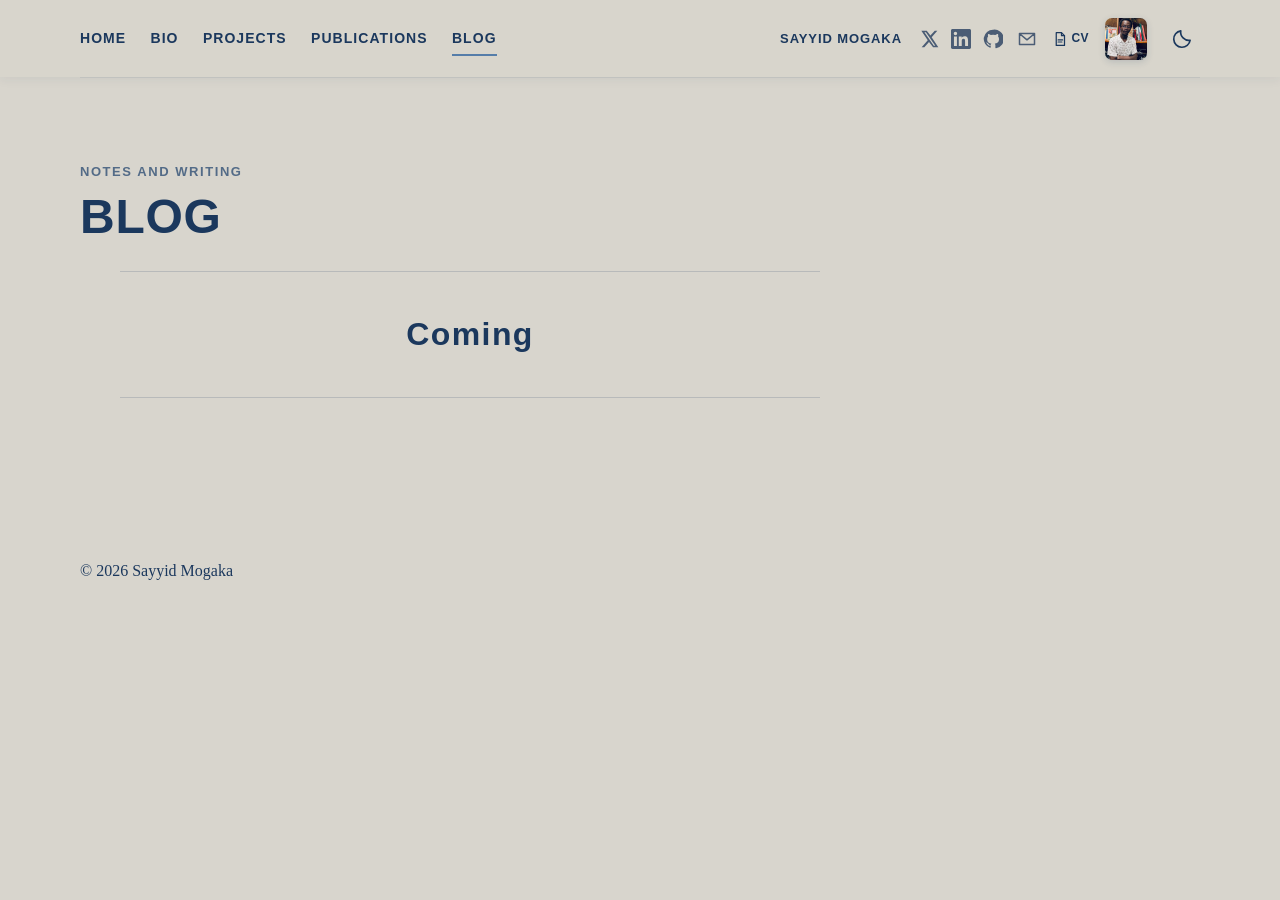
<file: blog.html>
<!doctype html><html lang="en"><head><meta charset="utf-8"><meta name="viewport" content="width=device-width,initial-scale=1"><title>Blog · Sayyid Mogaka</title><script>try{document.documentElement.dataset.theme=localStorage.getItem("portfolio-theme")==="dark"?"dark":"light"}catch(e){document.documentElement.dataset.theme="light"}</script><link rel="stylesheet" href="assets/css/style.css?v=20261127-theme"></head><body class="inner-page-body"><div class="wrap"><header class="site-header">
<button class="toggle" type="button" aria-label="Toggle navigation" aria-expanded="false">Menu</button>
<nav aria-label="Primary navigation">
<a href="index.html">Home</a>
<a href="bio.html">Bio</a>
<a href="projects.html">Projects</a>
<a href="publications.html">Publications</a>
<a href="blog.html" class="active" aria-current="page">Blog</a>
</nav>
<div class="header-right">
<a class="header-name" href="index.html">Sayyid Mogaka</a>
<div class="header-social" aria-label="Social links">
<a href="https://x.com/sanya_aka" target="_blank" rel="noopener noreferrer" aria-label="X" title="X"><svg viewBox="0 0 24 24" aria-hidden="true"><path fill="currentColor" d="M18.9 2H22l-6.8 7.8L23.2 22h-6.3l-4.9-6.4L6.4 22H3.2l7.3-8.4L2.8 2h6.5l4.4 5.8L18.9 2zm-1.1 18h1.7L8.3 3.9H6.5L17.8 20z"/></svg></a>
<a href="https://www.linkedin.com/in/sayyid-mogaka-51b488b3/" target="_blank" rel="noopener noreferrer" aria-label="LinkedIn" title="LinkedIn"><svg viewBox="0 0 24 24" aria-hidden="true"><path fill="currentColor" d="M20.45 20.45h-3.56v-5.57c0-1.33-.03-3.04-1.85-3.04-1.85 0-2.14 1.45-2.14 2.94v5.67H9.35V9h3.42v1.56h.05c.48-.9 1.64-1.85 3.37-1.85 3.6 0 4.27 2.37 4.27 5.46v6.28ZM5.34 7.43a2.06 2.06 0 1 1 0-4.13 2.06 2.06 0 0 1 0 4.13ZM7.12 20.45H3.56V9h3.56v11.45ZM22.23 0H1.77C.79 0 0 .77 0 1.73v20.54C0 23.23.79 24 1.77 24h20.45c.98 0 1.78-.77 1.78-1.73V1.73C24 .77 23.2 0 22.22 0Z"/></svg></a>
<a href="https://github.com/sayyidmogaka" target="_blank" rel="noopener noreferrer" aria-label="GitHub" title="GitHub"><svg viewBox="0 0 24 24" aria-hidden="true"><path fill="currentColor" d="M12 .9a11.1 11.1 0 0 0-3.51 21.63c.55.1.76-.24.76-.54v-2.08c-3.1.67-3.75-1.31-3.75-1.31-.5-1.28-1.23-1.62-1.23-1.62-1.01-.69.08-.68.08-.68 1.12.08 1.71 1.15 1.71 1.15 1 .1.75 2.07 3.3 1.58.1-.73.39-1.23.7-1.51-2.47-.28-5.07-1.24-5.07-5.5 0-1.22.44-2.22 1.15-3-.12-.28-.5-1.42.11-2.96 0 0 .94-.3 3.06 1.14a10.6 10.6 0 0 1 5.57 0c2.12-1.44 3.06-1.14 3.06-1.14.61 1.54.23 2.68.11 2.96.72.78 1.15 1.78 1.15 3 0 4.27-2.6 5.22-5.08 5.5.4.35.75 1.02.75 2.06v3.05c0 .3.2.65.77.54A11.1 11.1 0 0 0 12 .9Z"/></svg></a>
<details class="email-reveal"><summary aria-label="Show email address" title="Show email address" style="display:inline-flex;align-items:center;justify-content:center;list-style:none;cursor:pointer;width:25px;height:28px;color:#4b5d75;"><svg width="23" height="23" viewBox="0 0 24 24" aria-hidden="true"><path fill="none" stroke="currentColor" stroke-width="1.8" stroke-linecap="round" stroke-linejoin="round" d="M3 5.5h18v13H3zM3.5 6l8.5 7 8.5-7"/></svg></summary><div class="email-popover"><span>Email me at</span><a href="mailto:sayyidmogaka@gmail.com">sayyidmogaka@gmail.com</a><small>Tap the address to compose an email.</small></div></details>
<a class="header-cv-link" href="assets/docs/Sayyid_Mogaka_N__CV.pdf" aria-label="Open Curriculum Vitae PDF" title="Open Curriculum Vitae PDF"><svg viewBox="0 0 24 24" aria-hidden="true" fill="none" stroke="currentColor" stroke-width="1.65" stroke-linecap="round" stroke-linejoin="round"><path d="M7 3.5h7l4 4v13H7z"/><path d="M14 3.5v4h4"/><path d="M9.5 13.2h6M9.5 16h5"/></svg><span>CV</span></a>


</div>
<a class="header-avatar" href="index.html" aria-label="Go to homepage"><img src="assets/images/sayyid-mogaka.jpg" alt="Portrait of Sayyid Mogaka"></a><button class="theme-toggle" type="button" aria-label="Switch to dark mode" title="Switch to dark mode" aria-pressed="false"><svg class="theme-moon" width="22" height="22" viewBox="0 0 24 24" fill="none" stroke="currentColor" stroke-width="1.8" stroke-linecap="round" stroke-linejoin="round" aria-hidden="true"><path d="M20.9 13.35A9 9 0 0 1 10.65 3.1 9 9 0 1 0 20.9 13.35Z"/></svg><svg class="theme-sun" width="22" height="22" viewBox="0 0 24 24" fill="none" stroke="currentColor" stroke-width="1.8" stroke-linecap="round" aria-hidden="true"><circle cx="12" cy="12" r="4"/><path d="M12 2v2m0 16v2M2 12h2m16 0h2M4.9 4.9l1.4 1.4m11.4 11.4 1.4 1.4M4.9 19.1l1.4-1.4M17.7 6.3l1.4-1.4"/></svg></button>
</div>
</header><main class="page narrow blog"><small>NOTES AND WRITING</small><h1>Blog</h1><div class="coming" style="text-align:center;margin:0 auto;padding:36px 0;"><h2 style="margin:0;font-size:clamp(1.4rem,3vw,2rem);text-transform:none;">Coming</h2></div></main><footer>© <span class="year"></span> Sayyid Mogaka</footer></div><script src="assets/js/main.js?v=20261127-theme"></script></body></html>
</file>
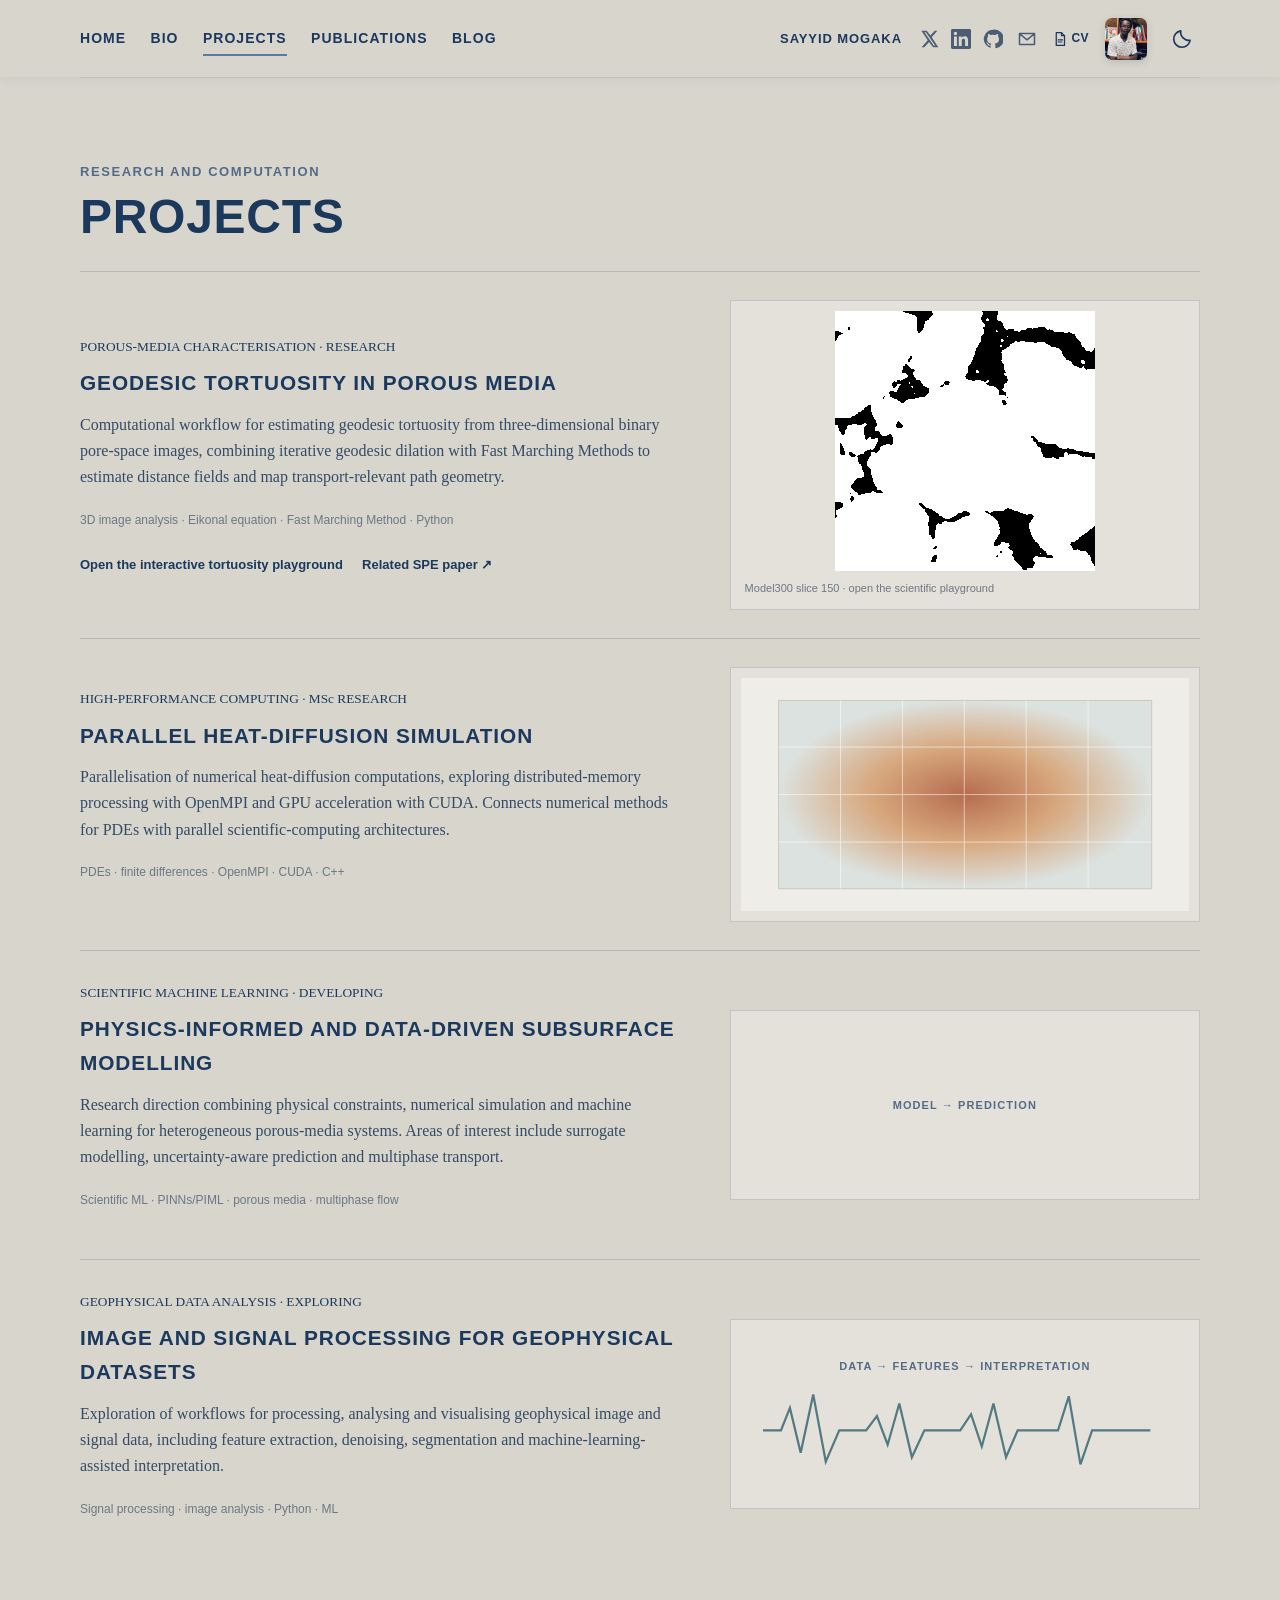
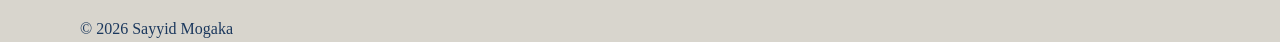
<file: projects.html>
<!doctype html><html lang="en"><head><meta charset="utf-8"><meta name="viewport" content="width=device-width,initial-scale=1"><title>Projects · Sayyid Mogaka</title><script>try{document.documentElement.dataset.theme=localStorage.getItem("portfolio-theme")==="dark"?"dark":"light"}catch(e){document.documentElement.dataset.theme="light"}</script><link rel="stylesheet" href="assets/css/style.css?v=20261127-theme"></head><body class="inner-page-body"><div class="wrap"><header class="site-header">
<button class="toggle" type="button" aria-label="Toggle navigation" aria-expanded="false">Menu</button>
<nav aria-label="Primary navigation">
<a href="index.html">Home</a>
<a href="bio.html">Bio</a>
<a href="projects.html" class="active" aria-current="page">Projects</a>
<a href="publications.html">Publications</a>
<a href="blog.html">Blog</a>
</nav>
<div class="header-right">
<a class="header-name" href="index.html">Sayyid Mogaka</a>
<div class="header-social" aria-label="Social links">
<a href="https://x.com/sanya_aka" target="_blank" rel="noopener noreferrer" aria-label="X" title="X"><svg viewBox="0 0 24 24" aria-hidden="true"><path fill="currentColor" d="M18.9 2H22l-6.8 7.8L23.2 22h-6.3l-4.9-6.4L6.4 22H3.2l7.3-8.4L2.8 2h6.5l4.4 5.8L18.9 2zm-1.1 18h1.7L8.3 3.9H6.5L17.8 20z"/></svg></a>
<a href="https://www.linkedin.com/in/sayyid-mogaka-51b488b3/" target="_blank" rel="noopener noreferrer" aria-label="LinkedIn" title="LinkedIn"><svg viewBox="0 0 24 24" aria-hidden="true"><path fill="currentColor" d="M20.45 20.45h-3.56v-5.57c0-1.33-.03-3.04-1.85-3.04-1.85 0-2.14 1.45-2.14 2.94v5.67H9.35V9h3.42v1.56h.05c.48-.9 1.64-1.85 3.37-1.85 3.6 0 4.27 2.37 4.27 5.46v6.28ZM5.34 7.43a2.06 2.06 0 1 1 0-4.13 2.06 2.06 0 0 1 0 4.13ZM7.12 20.45H3.56V9h3.56v11.45ZM22.23 0H1.77C.79 0 0 .77 0 1.73v20.54C0 23.23.79 24 1.77 24h20.45c.98 0 1.78-.77 1.78-1.73V1.73C24 .77 23.2 0 22.22 0Z"/></svg></a>
<a href="https://github.com/sayyidmogaka" target="_blank" rel="noopener noreferrer" aria-label="GitHub" title="GitHub"><svg viewBox="0 0 24 24" aria-hidden="true"><path fill="currentColor" d="M12 .9a11.1 11.1 0 0 0-3.51 21.63c.55.1.76-.24.76-.54v-2.08c-3.1.67-3.75-1.31-3.75-1.31-.5-1.28-1.23-1.62-1.23-1.62-1.01-.69.08-.68.08-.68 1.12.08 1.71 1.15 1.71 1.15 1 .1.75 2.07 3.3 1.58.1-.73.39-1.23.7-1.51-2.47-.28-5.07-1.24-5.07-5.5 0-1.22.44-2.22 1.15-3-.12-.28-.5-1.42.11-2.96 0 0 .94-.3 3.06 1.14a10.6 10.6 0 0 1 5.57 0c2.12-1.44 3.06-1.14 3.06-1.14.61 1.54.23 2.68.11 2.96.72.78 1.15 1.78 1.15 3 0 4.27-2.6 5.22-5.08 5.5.4.35.75 1.02.75 2.06v3.05c0 .3.2.65.77.54A11.1 11.1 0 0 0 12 .9Z"/></svg></a>
<details class="email-reveal"><summary aria-label="Show email address" title="Show email address" style="display:inline-flex;align-items:center;justify-content:center;list-style:none;cursor:pointer;width:25px;height:28px;color:#4b5d75;"><svg width="23" height="23" viewBox="0 0 24 24" aria-hidden="true"><path fill="none" stroke="currentColor" stroke-width="1.8" stroke-linecap="round" stroke-linejoin="round" d="M3 5.5h18v13H3zM3.5 6l8.5 7 8.5-7"/></svg></summary><div class="email-popover"><span>Email me at</span><a href="mailto:sayyidmogaka@gmail.com">sayyidmogaka@gmail.com</a><small>Tap the address to compose an email.</small></div></details>
<a class="header-cv-link" href="assets/docs/Sayyid_Mogaka_N__CV.pdf" aria-label="Open Curriculum Vitae PDF" title="Open Curriculum Vitae PDF"><svg viewBox="0 0 24 24" aria-hidden="true" fill="none" stroke="currentColor" stroke-width="1.65" stroke-linecap="round" stroke-linejoin="round"><path d="M7 3.5h7l4 4v13H7z"/><path d="M14 3.5v4h4"/><path d="M9.5 13.2h6M9.5 16h5"/></svg><span>CV</span></a>


</div>
<a class="header-avatar" href="index.html" aria-label="Go to homepage"><img src="assets/images/sayyid-mogaka.jpg" alt="Portrait of Sayyid Mogaka"></a><button class="theme-toggle" type="button" aria-label="Switch to dark mode" title="Switch to dark mode" aria-pressed="false"><svg class="theme-moon" width="22" height="22" viewBox="0 0 24 24" fill="none" stroke="currentColor" stroke-width="1.8" stroke-linecap="round" stroke-linejoin="round" aria-hidden="true"><path d="M20.9 13.35A9 9 0 0 1 10.65 3.1 9 9 0 1 0 20.9 13.35Z"/></svg><svg class="theme-sun" width="22" height="22" viewBox="0 0 24 24" fill="none" stroke="currentColor" stroke-width="1.8" stroke-linecap="round" aria-hidden="true"><circle cx="12" cy="12" r="4"/><path d="M12 2v2m0 16v2M2 12h2m16 0h2M4.9 4.9l1.4 1.4m11.4 11.4 1.4 1.4M4.9 19.1l1.4-1.4M17.7 6.3l1.4-1.4"/></svg></button>
</div>
</header><main class="page"><small>RESEARCH AND COMPUTATION</small><h1>Projects</h1><section class="project"><div><small>POROUS-MEDIA CHARACTERISATION · RESEARCH</small><h2>Geodesic tortuosity in porous media</h2><p>Computational workflow for estimating geodesic tortuosity from three-dimensional binary pore-space images, combining iterative geodesic dilation with Fast Marching Methods to estimate distance fields and map transport-relevant path geometry.</p><p class="meta">3D image analysis · Eikonal equation · Fast Marching Method · Python</p><a href="tortuosity/" style="display:inline-block;margin-right:1.2rem;font-weight:600;">Open the interactive tortuosity playground</a><a href="https://doi.org/10.2118/233430-MS">Related SPE paper ↗</a></div><div class="visual"><a href="tortuosity/" aria-label="Explore the Model300 rock images and tortuosity playground"><img src="tortuosity/assets/model300-z150.png" alt="Original binary Model300 rock slice 150 used in the tortuosity research" width="300" height="300" style="display:block;width:100%;height:260px;object-fit:contain;image-rendering:pixelated;"></a><span>Model300 slice 150 · open the scientific playground</span></div></section><section class="project"><div><small>HIGH-PERFORMANCE COMPUTING · MSc RESEARCH</small><h2>Parallel heat-diffusion simulation</h2><p>Parallelisation of numerical heat-diffusion computations, exploring distributed-memory processing with OpenMPI and GPU acceleration with CUDA. Connects numerical methods for PDEs with parallel scientific-computing architectures.</p><p class="meta">PDEs · finite differences · OpenMPI · CUDA · C++</p></div><div class="visual"><svg viewBox="0 0 500 260"><defs><radialGradient id="g"><stop stop-color="#b56c4f"/><stop offset=".5" stop-color="#d7a77d"/><stop offset="1" stop-color="#dce2df"/></radialGradient></defs><rect width="500" height="260" fill="#efede7"/><rect x="42" y="25" width="416" height="210" fill="url(#g)" stroke="#c9c5bb"/><g stroke="#fff" opacity=".6"><path d="M111 25v210M180 25v210M249 25v210M318 25v210M387 25v210M42 77h416M42 130h416M42 183h416"/></g></svg></div></section><section class="project"><div><small>SCIENTIFIC MACHINE LEARNING · DEVELOPING</small><h2>Physics-informed and data-driven subsurface modelling</h2><p>Research direction combining physical constraints, numerical simulation and machine learning for heterogeneous porous-media systems. Areas of interest include surrogate modelling, uncertainty-aware prediction and multiphase transport.</p><p class="meta">Scientific ML · PINNs/PIML · porous media · multiphase flow</p></div><div class="visual placeholder"><b>MODEL → PREDICTION</b></div></section><section class="project"><div><small>GEOPHYSICAL DATA ANALYSIS · EXPLORING</small><h2>Image and signal processing for geophysical datasets</h2><p>Exploration of workflows for processing, analysing and visualising geophysical image and signal data, including feature extraction, denoising, segmentation and machine-learning-assisted interpretation.</p><p class="meta">Signal processing · image analysis · Python · ML</p></div><div class="visual placeholder"><b>DATA → FEATURES → INTERPRETATION</b><svg viewBox="0 0 450 90"><path d="M0 45h20l10-25 12 50 14-65 14 75 15-35h30l12-16 12 32 13-46 14 60 14-30h40l12-18 12 36 13-48 14 60 13-30h45l12-38 13 76 13-38h65" fill="none" stroke="#537a82" stroke-width="2.5"/></svg></div></section></main><footer>© <span class="year"></span> Sayyid Mogaka</footer></div><script src="assets/js/main.js?v=20261127-theme"></script></body></html>
</file>
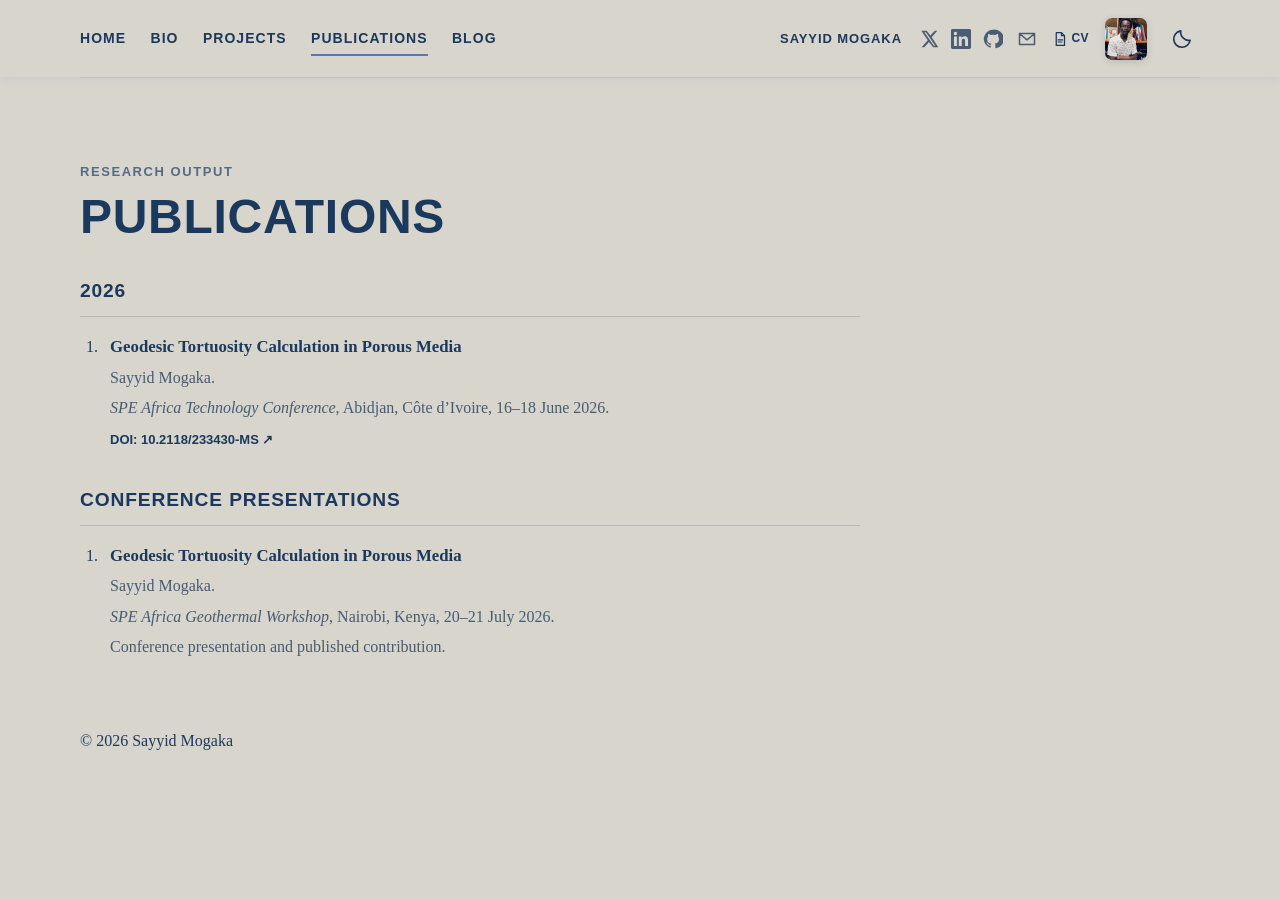
<file: publications.html>
<!doctype html><html lang="en"><head><meta charset="utf-8"><meta name="viewport" content="width=device-width,initial-scale=1"><title>Publications · Sayyid Mogaka</title><script>try{document.documentElement.dataset.theme=localStorage.getItem("portfolio-theme")==="dark"?"dark":"light"}catch(e){document.documentElement.dataset.theme="light"}</script><link rel="stylesheet" href="assets/css/style.css?v=20261127-theme"></head><body class="inner-page-body"><div class="wrap"><header class="site-header">
<button class="toggle" type="button" aria-label="Toggle navigation" aria-expanded="false">Menu</button>
<nav aria-label="Primary navigation">
<a href="index.html">Home</a>
<a href="bio.html">Bio</a>
<a href="projects.html">Projects</a>
<a href="publications.html" class="active" aria-current="page">Publications</a>
<a href="blog.html">Blog</a>
</nav>
<div class="header-right">
<a class="header-name" href="index.html">Sayyid Mogaka</a>
<div class="header-social" aria-label="Social links">
<a href="https://x.com/sanya_aka" target="_blank" rel="noopener noreferrer" aria-label="X" title="X"><svg viewBox="0 0 24 24" aria-hidden="true"><path fill="currentColor" d="M18.9 2H22l-6.8 7.8L23.2 22h-6.3l-4.9-6.4L6.4 22H3.2l7.3-8.4L2.8 2h6.5l4.4 5.8L18.9 2zm-1.1 18h1.7L8.3 3.9H6.5L17.8 20z"/></svg></a>
<a href="https://www.linkedin.com/in/sayyid-mogaka-51b488b3/" target="_blank" rel="noopener noreferrer" aria-label="LinkedIn" title="LinkedIn"><svg viewBox="0 0 24 24" aria-hidden="true"><path fill="currentColor" d="M20.45 20.45h-3.56v-5.57c0-1.33-.03-3.04-1.85-3.04-1.85 0-2.14 1.45-2.14 2.94v5.67H9.35V9h3.42v1.56h.05c.48-.9 1.64-1.85 3.37-1.85 3.6 0 4.27 2.37 4.27 5.46v6.28ZM5.34 7.43a2.06 2.06 0 1 1 0-4.13 2.06 2.06 0 0 1 0 4.13ZM7.12 20.45H3.56V9h3.56v11.45ZM22.23 0H1.77C.79 0 0 .77 0 1.73v20.54C0 23.23.79 24 1.77 24h20.45c.98 0 1.78-.77 1.78-1.73V1.73C24 .77 23.2 0 22.22 0Z"/></svg></a>
<a href="https://github.com/sayyidmogaka" target="_blank" rel="noopener noreferrer" aria-label="GitHub" title="GitHub"><svg viewBox="0 0 24 24" aria-hidden="true"><path fill="currentColor" d="M12 .9a11.1 11.1 0 0 0-3.51 21.63c.55.1.76-.24.76-.54v-2.08c-3.1.67-3.75-1.31-3.75-1.31-.5-1.28-1.23-1.62-1.23-1.62-1.01-.69.08-.68.08-.68 1.12.08 1.71 1.15 1.71 1.15 1 .1.75 2.07 3.3 1.58.1-.73.39-1.23.7-1.51-2.47-.28-5.07-1.24-5.07-5.5 0-1.22.44-2.22 1.15-3-.12-.28-.5-1.42.11-2.96 0 0 .94-.3 3.06 1.14a10.6 10.6 0 0 1 5.57 0c2.12-1.44 3.06-1.14 3.06-1.14.61 1.54.23 2.68.11 2.96.72.78 1.15 1.78 1.15 3 0 4.27-2.6 5.22-5.08 5.5.4.35.75 1.02.75 2.06v3.05c0 .3.2.65.77.54A11.1 11.1 0 0 0 12 .9Z"/></svg></a>
<details class="email-reveal"><summary aria-label="Show email address" title="Show email address" style="display:inline-flex;align-items:center;justify-content:center;list-style:none;cursor:pointer;width:25px;height:28px;color:#4b5d75;"><svg width="23" height="23" viewBox="0 0 24 24" aria-hidden="true"><path fill="none" stroke="currentColor" stroke-width="1.8" stroke-linecap="round" stroke-linejoin="round" d="M3 5.5h18v13H3zM3.5 6l8.5 7 8.5-7"/></svg></summary><div class="email-popover"><span>Email me at</span><a href="mailto:sayyidmogaka@gmail.com">sayyidmogaka@gmail.com</a><small>Tap the address to compose an email.</small></div></details>
<a class="header-cv-link" href="assets/docs/Sayyid_Mogaka_N__CV.pdf" aria-label="Open Curriculum Vitae PDF" title="Open Curriculum Vitae PDF"><svg viewBox="0 0 24 24" aria-hidden="true" fill="none" stroke="currentColor" stroke-width="1.65" stroke-linecap="round" stroke-linejoin="round"><path d="M7 3.5h7l4 4v13H7z"/><path d="M14 3.5v4h4"/><path d="M9.5 13.2h6M9.5 16h5"/></svg><span>CV</span></a>


</div>
<a class="header-avatar" href="index.html" aria-label="Go to homepage"><img src="assets/images/sayyid-mogaka.jpg" alt="Portrait of Sayyid Mogaka"></a><button class="theme-toggle" type="button" aria-label="Switch to dark mode" title="Switch to dark mode" aria-pressed="false"><svg class="theme-moon" width="22" height="22" viewBox="0 0 24 24" fill="none" stroke="currentColor" stroke-width="1.8" stroke-linecap="round" stroke-linejoin="round" aria-hidden="true"><path d="M20.9 13.35A9 9 0 0 1 10.65 3.1 9 9 0 1 0 20.9 13.35Z"/></svg><svg class="theme-sun" width="22" height="22" viewBox="0 0 24 24" fill="none" stroke="currentColor" stroke-width="1.8" stroke-linecap="round" aria-hidden="true"><circle cx="12" cy="12" r="4"/><path d="M12 2v2m0 16v2M2 12h2m16 0h2M4.9 4.9l1.4 1.4m11.4 11.4 1.4 1.4M4.9 19.1l1.4-1.4M17.7 6.3l1.4-1.4"/></svg></button>
</div>
</header><main class="page narrow"><small>RESEARCH OUTPUT</small><h1>Publications</h1><h2 class="year-head">2026</h2><ol class="pubs"><li><b>Geodesic Tortuosity Calculation in Porous Media</b><p>Sayyid Mogaka.</p><p><i>SPE Africa Technology Conference</i>, Abidjan, Côte d’Ivoire, 16–18 June 2026.</p><a href="https://doi.org/10.2118/233430-MS">DOI: 10.2118/233430-MS ↗</a></li></ol><h2 class="year-head">Conference presentations</h2><ol class="pubs"><li><b>Geodesic Tortuosity Calculation in Porous Media</b><p>Sayyid Mogaka.</p><p><i>SPE Africa Geothermal Workshop</i>, Nairobi, Kenya, 20–21 July 2026.</p><p>Conference presentation and published contribution.</p></li></ol></main><footer>© <span class="year"></span> Sayyid Mogaka</footer></div><script src="assets/js/main.js?v=20261127-theme"></script></body></html>
</file>
<file: assets/css/style.css>
/* Sayyid Mogaka — responsive academic portfolio */
:root {
  --paper: #d8d5cd;
  --paper-light: #e1ded7;
  --ink: #1b385d;
  --ink-soft: #506681;
  --muted: #6c7884;
  --line: rgba(27,56,93,.17);
  --serif: Georgia, "Times New Roman", serif;
  --sans: "Helvetica Neue", Arial, sans-serif;
  --condensed: "Roboto Condensed", "Arial Narrow", Arial, sans-serif;
}
* { box-sizing: border-box; }
html { min-width: 320px; scroll-behavior: smooth; }
body {
  margin: 0;
  min-width: 320px;
  background: var(--paper);
  color: var(--ink);
  font-family: var(--serif);
  font-size: 16px;
  line-height: 1.65;
}
a { color: var(--ink); text-decoration: none; }
a:hover { color: #315d8c; }
button { font: inherit; }
img, svg { max-width: 100%; }
.wrap { width: min(1120px, calc(100% - 56px)); margin: 0 auto; }

/* Homepage cover: the doodle canvas is created only inside main[data-home-page]. */
.home-page-body { overflow-x: hidden; }
.home-cover {
  position: relative;
  isolation: isolate;
  display: grid;
  place-items: center;
  width: 100%;
  min-height: 100vh;
  min-height: 100svh;
  padding: clamp(28px, 5vh, 64px) 24px;
  overflow: hidden;
}
.home-identity {
  position: relative;
  z-index: 2;
  display: flex;
  flex-direction: column;
  align-items: center;
  width: min(100%, 850px);
  text-align: center;
}
.home-portrait {
  display: block;
  width: clamp(112px, 13vw, 184px);
  aspect-ratio: 1;
  margin: 0 0 clamp(20px, 3.4vh, 34px);
  overflow: hidden;
  border-radius: 50%;
  box-shadow: 0 3px 10px rgba(24,42,61,.16);
  background: var(--paper-light);
}
.home-portrait img {
  display: block;
  width: 100%;
  height: 100%;
  object-fit: cover;
  object-position: center 28%;
}
.home-identity h1 {
  margin: 0;
  color: #172f4d;
  font-family: var(--sans);
  font-size: clamp(2rem, 3.15vw, 2.75rem);
  font-weight: 300;
  letter-spacing: -.045em;
  line-height: 1.18;
}
.home-title {
  margin: 17px 0 3px;
  color: #536b87;
  font-family: var(--serif);
  font-size: clamp(1rem, 1.45vw, 1.35rem);
  line-height: 1.5;
}
.home-subtitle {
  margin: 0;
  color: #6a7a8d;
  font-family: var(--serif);
  font-size: clamp(.82rem, 1.05vw, 1rem);
}
.home-subtitle span { padding: 0 .25em; color: #8b9aab; }
.home-social {
  display: flex;
  align-items: center;
  justify-content: center;
  flex-wrap: wrap;
  gap: clamp(15px, 1.8vw, 23px);
  margin-top: clamp(22px, 3.4vh, 34px);
}
.home-social a {
  display: inline-flex;
  align-items: center;
  justify-content: center;
  min-width: 24px;
  min-height: 28px;
  color: #4b5d75;
  transition: color .18s ease, transform .18s ease;
}
.home-social a:hover { color: #1b385d; transform: translateY(-2px); }
.home-social svg { display: block; width: 25px; height: 25px; }
.home-social .cv-social-link {
  min-width: auto;
  font-family: var(--serif);
  font-size: 17px;
  font-weight: 700;
  letter-spacing: -.04em;
}
.home-nav {
  display: flex;
  align-items: center;
  justify-content: center;
  flex-wrap: wrap;
  gap: clamp(20px, 3vw, 38px);
  margin-top: clamp(48px, 8vh, 76px);
}
.home-nav a {
  color: #17385e;
  font-family: var(--condensed);
  font-size: clamp(.82rem, 1.05vw, .98rem);
  font-weight: 700;
  letter-spacing: .085em;
  text-transform: uppercase;
  transition: color .18s ease, transform .18s ease;
}
.home-nav a:hover { color: #557da9; transform: translateY(-2px); }
.doodle-canvas {
  position: absolute;
  inset: 0;
  z-index: 1;
  display: block;
  width: 100%;
  height: 100%;
  pointer-events: none;
}
.doodle-clear {
  position: absolute;
  z-index: 3;
  bottom: clamp(14px, 2.5vh, 24px);
  left: clamp(14px, 2.5vw, 24px);
  display: inline-flex;
  align-items: center;
  justify-content: center;
  width: 42px;
  height: 42px;
  padding: 0;
  border: 1px solid rgba(27,56,93,.1);
  border-radius: 50%;
  background: rgba(232,229,222,.82);
  color: var(--ink);
  box-shadow: 0 2px 9px rgba(26,54,93,.13);
  cursor: pointer;
  transition: background .2s ease, transform .2s ease;
}
.doodle-clear:hover { background: #eeeae3; transform: rotate(35deg); }
.doodle-clear svg { width: 19px; height: 19px; fill: currentColor; }

/* Quiet, accessible homepage-only design attribution. */
.home-cover {
  padding-bottom: clamp(82px, 10vh, 110px);
}
.home-attribution {
  position: absolute;
  z-index: 3;
  right: 70px;
  bottom: clamp(18px, 3vh, 28px);
  left: 70px;
  color: #667587;
  text-align: center;
  font-family: var(--sans);
  font-size: 11px;
  line-height: 1.5;
  letter-spacing: .015em;
}
.home-attribution a {
  color: #355779;
  text-decoration: underline;
  text-decoration-color: rgba(53,87,121,.42);
  text-underline-offset: 3px;
}
.home-attribution a:hover,
.home-attribution a:focus-visible {
  color: #17385e;
  text-decoration-color: currentColor;
}
@media (max-width: 480px) {
  .home-attribution {
    right: 54px;
    left: 54px;
    bottom: 15px;
    font-size: 10px;
  }
}

/* Shared inner-page navigation, based on the second reference screenshot. */
.inner-page-body { background: var(--paper); }
.site-header {
  position: sticky;
  top: 0;
  z-index: 20;
  isolation: isolate;
  display: flex;
  align-items: center;
  justify-content: space-between;
  gap: 24px;
  min-height: 78px;
  width: 100%;
  border-bottom: 1px solid rgba(27,56,93,.08);
}
.site-header::before {
  content: "";
  position: absolute;
  z-index: -1;
  top: 0;
  bottom: 0;
  left: 50%;
  width: 100vw;
  transform: translateX(-50%);
  background: rgba(216,213,205,.96);
  box-shadow: 0 3px 10px rgba(27,56,93,.06);
  backdrop-filter: blur(8px);
}
.site-header nav {
  display: flex;
  align-items: center;
  flex-wrap: wrap;
  gap: clamp(14px, 1.9vw, 26px);
}
.site-header nav a {
  position: relative;
  padding: 7px 0;
  color: var(--ink);
  font-family: var(--condensed);
  font-size: 14px;
  font-weight: 700;
  letter-spacing: .075em;
  text-transform: uppercase;
  white-space: nowrap;
}
.site-header nav a::after {
  content: "";
  position: absolute;
  right: 0;
  bottom: 1px;
  left: 0;
  height: 2px;
  background: #557da9;
  transform: scaleX(0);
  transform-origin: left;
  transition: transform .2s ease;
}
.site-header nav a:hover::after,
.site-header nav a.active::after { transform: scaleX(1); }
.header-right {
  display: flex;
  align-items: center;
  gap: clamp(10px, 1.3vw, 18px);
  flex-shrink: 0;
}
.header-name {
  color: var(--ink);
  font-family: var(--condensed);
  font-size: 13px;
  font-weight: 700;
  letter-spacing: .07em;
  text-transform: uppercase;
  white-space: nowrap;
}
.header-social { display: flex; align-items: center; gap: 11px; }
.header-social a {
  display: inline-flex;
  align-items: center;
  justify-content: center;
  width: 21px;
  height: 24px;
  color: #4b5d75;
}
.header-social a:hover { color: #17385e; }
.header-social svg { display: block; width: 20px; height: 20px; }
.header-avatar {
  display: block;
  width: 42px;
  height: 42px;
  flex: 0 0 42px;
  overflow: hidden;
  border-radius: 7px;
  box-shadow: 0 2px 7px rgba(27,56,93,.16);
}
.header-avatar img {
  display: block;
  width: 100%;
  height: 100%;
  object-fit: cover;
  object-position: center 28%;
}
.toggle {
  display: none;
  border: 1px solid rgba(27,56,93,.28);
  border-radius: 4px;
  padding: 7px 11px;
  background: transparent;
  color: var(--ink);
  font-family: var(--condensed);
  font-size: 12px;
  font-weight: 700;
  letter-spacing: .06em;
  text-transform: uppercase;
  cursor: pointer;
}

/* Inner-page content */
.page {
  min-height: 540px;
  padding: clamp(42px, 6.5vw, 88px) 0 48px;
}
.page > small {
  display: block;
  color: #536b87;
  font-family: var(--condensed);
  font-size: 13px;
  font-weight: 700;
  letter-spacing: .12em;
}
.page > h1 {
  margin: 7px 0 28px;
  color: var(--ink);
  font-family: var(--condensed);
  font-size: clamp(2.25rem, 4vw, 3rem);
  font-weight: 700;
  letter-spacing: .015em;
  line-height: 1.12;
  text-transform: uppercase;
}
h2 {
  margin: 30px 0 14px;
  color: var(--ink);
  font-family: var(--condensed);
  font-size: clamp(1.2rem, 2vw, 1.55rem);
  font-weight: 700;
  letter-spacing: .045em;
  text-transform: uppercase;
}
h3 { color: var(--ink); font-family: var(--condensed); font-size: 1.05rem; }
p { margin: 0 0 20px; }
.bio-grid {
  display: grid;
  grid-template-columns: minmax(0, 1fr) 190px;
  align-items: start;
  gap: clamp(28px, 5vw, 58px);
}
.bio-grid article > p {
  color: #263d59;
  font-family: var(--serif);
  font-size: clamp(1rem, 1.35vw, 1.17rem);
  line-height: 1.62;
}
.bio-grid article > .lead { font-size: clamp(1.08rem, 1.5vw, 1.25rem); }
.portrait { max-width: 190px; padding-top: 0; }
.portrait img {
  display: block;
  width: 100%;
  height: auto;
  aspect-ratio: 4 / 5;
  object-fit: cover;
  object-position: center 28%;
  border-radius: 4px;
}
.entry {
  display: grid;
  grid-template-columns: 112px minmax(0, 1fr);
  gap: 16px;
  margin-bottom: 22px;
}
.entry time {
  padding-top: 4px;
  color: var(--muted);
  font-family: var(--condensed);
  font-size: 12px;
}
.entry h3 { margin: 0 0 3px; font-size: 1rem; }
.entry i { color: #596e86; font-size: .94rem; }
.entry p { margin: 6px 0 0; font-size: .94rem; }
.bio-grid h2 {
  padding-bottom: 9px;
  border-bottom: 1px solid var(--line);
}
.bio-grid aside > p {
  margin-top: 18px;
  font-family: var(--condensed);
  font-size: 13px;
  line-height: 2;
}
.cv {
  margin: 18px 0;
  padding: 16px 0;
  border-block: 1px solid var(--line);
  font-size: 14px;
}
.cv b { font-family: var(--condensed); font-size: 14px; text-transform: uppercase; }
.cv p { margin: 5px 0; }
.cv a { display: inline-block; margin-top: 5px; font-family: var(--condensed); font-size: 13px; font-weight: 700; }
.intro {
  max-width: 760px;
  margin: -8px 0 32px;
  color: #465b73;
  font-size: 1.05rem;
}
.project {
  display: grid;
  grid-template-columns: minmax(0, 1fr) minmax(250px, 42%);
  align-items: center;
  gap: clamp(22px, 4vw, 42px);
  padding: 28px 0;
  border-top: 1px solid var(--line);
}
.project h2 { margin: 7px 0 11px; font-size: 1.3rem; }
.project p { color: #344b65; font-size: 1rem; }
.project .meta { color: var(--muted); font-family: var(--condensed); font-size: 12px; }
.project .visual {
  padding: 10px;
  border: 1px solid var(--line);
  background: rgba(236,233,226,.65);
}
.visual svg { display: block; width: 100%; height: auto; }
.visual span { display: block; padding: 8px 4px 1px; color: var(--muted); font-family: var(--condensed); font-size: 11px; }
.visual.placeholder { display: flex; min-height: 190px; flex-direction: column; align-items: center; justify-content: center; text-align: center; }
.visual.placeholder b { color: #536b87; font-family: var(--condensed); font-size: 11px; letter-spacing: .1em; }
.visual.placeholder svg { width: 90%; margin-top: 15px; }
.narrow { max-width: 780px; }
.year-head {
  margin: 32px 0 16px;
  padding-bottom: 9px;
  border-bottom: 1px solid var(--line);
  font-family: var(--condensed);
  font-size: 1.2rem;
  font-weight: 700;
}
.pubs { padding-left: 22px; }
.pubs li { margin-bottom: 20px; padding-left: 8px; }
.pubs b { font-size: 1.05rem; }
.pubs p { margin: 4px 0; color: #465b73; }
.pubs a, .project a { font-family: var(--condensed); font-size: 13px; font-weight: 700; }
.narrow > p.muted { margin-top: 30px; font-size: 13px; }
.blog { min-height: 480px; }
.coming {
  max-width: 700px;
  padding: 30px 0;
  border-block: 1px solid var(--line);
}
.coming label { color: #536b87; font-family: var(--condensed); font-size: 12px; font-weight: 700; letter-spacing: .12em; }
.coming h2 { margin: 14px 0; }
.coming p { max-width: 560px; color: #465b73; }
.cv-page { max-width: 850px; }
.cv-panel {
  max-width: 680px;
  padding: clamp(20px, 3vw, 30px);
  border: 1px solid var(--line);
  background: rgba(235,232,225,.62);
}
.cv-panel-heading { display: flex; align-items: center; gap: 16px; margin-bottom: 22px; }
.cv-file-mark {
  display: grid;
  width: 58px;
  height: 66px;
  place-items: center;
  border: 1px solid rgba(27,56,93,.25);
  background: rgba(216,213,205,.7);
  color: var(--ink);
  font-family: var(--serif);
  font-size: 22px;
  font-weight: 700;
}
.cv-panel h2 { margin: 0 0 3px; }
.cv-panel-heading p { margin: 0; color: var(--muted); font-size: 14px; }
.cv-panel > p { color: #465b73; font-size: 1rem; }
.cv-panel .cv-pending { margin: 20px 0 0; padding-top: 15px; border-top: 1px solid var(--line); font-size: 13px; }
.site-footer {
  display: flex;
  align-items: center;
  justify-content: space-between;
  gap: 16px;
  margin-top: 40px;
  padding: 18px 0 25px;
  border-top: 1px solid var(--line);
  color: var(--muted);
  font-family: var(--condensed);
  font-size: 12px;
}
.site-footer a { color: var(--ink-soft); }

/* Tablet and mobile layouts */
@media (max-width: 920px) {
  .wrap { width: min(100% - 42px, 760px); }
  .site-header { gap: 16px; }
  .site-header nav { gap: 14px; }
  .site-header nav a { font-size: 12px; }
  .header-name { display: none; }
  .header-social { gap: 8px; }
}
@media (max-width: 700px) {
  .wrap { width: calc(100% - 36px); }
  .site-header { min-height: 68px; flex-wrap: wrap; padding: 10px 0; }
  .toggle { display: inline-flex; align-items: center; }
  .site-header nav { display: none; order: 3; width: 100%; padding: 8px 0 4px; gap: 10px 20px; }
  .wrap.menu-open .site-header nav { display: flex; }
  .header-right { margin-left: auto; }
  .header-social { gap: 9px; }
  .header-social a { width: 19px; }
  .header-social svg { width: 18px; height: 18px; }
  .header-avatar { width: 36px; height: 36px; flex-basis: 36px; }
  .page { padding-top: 38px; }
  .bio-grid { grid-template-columns: 1fr; gap: 24px; }
  .bio-grid aside { display: grid; grid-template-columns: 112px minmax(0, 1fr); align-items: start; gap: 14px; }
  .bio-grid aside .portrait { width: 112px; }
  .bio-grid aside > p { grid-column: 1 / -1; margin-top: 0; }
  .bio-grid aside .cv { margin: 0; }
  .project { grid-template-columns: 1fr; gap: 16px; }
  .project .visual { max-width: 100%; }
}
@media (max-width: 480px) {
  .home-cover { padding: 26px 18px 52px; }
  .home-portrait { width: clamp(108px, 31vw, 138px); margin-bottom: 22px; }
  .home-identity h1 { font-size: clamp(1.9rem, 8vw, 2.25rem); }
  .home-title { margin-top: 13px; font-size: 1rem; }
  .home-subtitle { max-width: 290px; line-height: 1.55; }
  .home-social { gap: 17px; margin-top: 24px; }
  .home-social svg { width: 23px; height: 23px; }
  .home-nav { gap: 15px 22px; margin-top: 46px; }
  .home-nav a { font-size: 12px; }
  .site-header nav { gap: 8px 15px; }
  .site-header nav a { font-size: 11px; }
  .header-social { gap: 6px; }
  .header-social a:nth-child(2) { display: none; }
  .header-avatar { width: 34px; height: 34px; flex-basis: 34px; }
  .entry { grid-template-columns: 1fr; gap: 3px; }
  .entry time { padding-top: 0; }
  .bio-grid aside { grid-template-columns: 96px minmax(0,1fr); }
  .bio-grid aside .portrait { width: 96px; }
  .site-footer { flex-direction: column; align-items: flex-start; }
  .doodle-clear { width: 36px; height: 36px; }
}
@media (max-height: 650px) and (min-width: 481px) {
  .home-cover { padding-top: 20px; padding-bottom: 20px; }
  .home-portrait { width: 112px; margin-bottom: 14px; }
  .home-title { margin-top: 9px; }
  .home-social { margin-top: 16px; }
  .home-nav { margin-top: 30px; }
}
@media (prefers-reduced-motion: reduce) {
  *, *::before, *::after { scroll-behavior: auto !important; transition-duration: .01ms !important; }
}

/* Highlighted doctoral research availability */
.phd-callout {
  display: flex;
  align-items: flex-start;
  gap: 18px;
  margin: 30px 0 34px;
  padding: clamp(18px, 3vw, 25px);
  border-left: 4px solid #16866b;
  border-radius: 0 7px 7px 0;
  background: rgba(20, 132, 102, .085);
}
.phd-handshake { width: 34px; height: 34px; flex: 0 0 34px; color: #12866b; margin-top: 3px; }
.phd-callout h2 {
  margin: 0 0 8px;
  padding: 0;
  border: 0;
  color: #136d5a;
  font-family: var(--condensed);
  font-size: clamp(1.15rem, 1.85vw, 1.45rem);
  letter-spacing: .045em;
}
.phd-callout p { margin: 0 0 12px; color: #263d59; line-height: 1.6; }
.phd-callout a { color: #116c58; font-family: var(--condensed); font-weight: 700; text-decoration: underline; text-underline-offset: 3px; }
.phd-callout a:hover { color: #0d5144; }

/* Click-to-reveal email address in the shared header */
.header-social .email-reveal { position: relative; display: inline-flex; align-items: center; }
.header-social .email-reveal summary {
  display: inline-flex;
  align-items: center;
  justify-content: center;
  width: 21px;
  height: 24px;
  color: #4b5d75;
  cursor: pointer;
  list-style: none;
}
.header-social .email-reveal summary::-webkit-details-marker { display: none; }
.header-social .email-reveal summary:hover,
.header-social .email-reveal[open] summary { color: #17385e; }
.header-social .email-reveal summary:focus-visible { outline: 2px solid #557da9; outline-offset: 3px; }
.header-social .email-reveal summary svg { width: 20px; height: 20px; }
.email-popover {
  position: absolute;
  z-index: 50;
  top: calc(100% + 15px);
  right: -45px;
  width: min(290px, calc(100vw - 24px));
  padding: 14px 16px;
  border: 1px solid var(--line);
  border-radius: 7px;
  background: #eeeae3;
  box-shadow: 0 10px 30px rgba(27,56,93,.16);
  font-family: var(--sans);
  line-height: 1.45;
}
.email-popover span, .email-popover small { display: block; color: #596e86; font-size: 12px; }
.header-social .email-popover a {
  display: inline-block;
  width: auto;
  height: auto;
  margin: 5px 0;
  color: #17385e;
  font-family: var(--sans);
  font-size: 14px;
  font-weight: 700;
  overflow-wrap: anywhere;
  text-decoration: underline;
  text-underline-offset: 3px;
}
@media (max-width: 700px) {
  .email-popover { right: -45px; }
}
@media (max-width: 480px) {
  .phd-callout { gap: 12px; padding: 16px; }
  .phd-handshake { width: 27px; height: 27px; flex-basis: 27px; }
  .email-popover { right: -42px; }
}

/* Use only the envelope as the email disclosure control, including on the landing page. */
.home-social .email-reveal, .header-social .email-reveal { position: relative; display: inline-flex; align-items: center; }
.email-reveal > summary { display: inline-flex; align-items: center; justify-content: center; list-style: none; cursor: pointer; }
.email-reveal > summary::marker { content: ""; }
.email-reveal > summary::-webkit-details-marker { display: none; }
.email-reveal > summary:focus-visible { outline: 2px solid #557da9; outline-offset: 3px; }
.home-social .email-reveal > summary:hover { color: #17385e; }
.home-social .email-popover { top: calc(100% + 12px); right: auto; left: 50%; transform: translateX(-50%); text-align: left; }
.home-social .email-popover a { display: inline-block; min-width: 0; min-height: 0; margin: 5px 0; font-size: 14px; font-weight: 700; color: #17385e; text-decoration: underline; overflow-wrap: anywhere; transform: none; }
@media (max-width: 480px) {
  .home-social .email-popover { position: fixed; top: 50%; left: 50%; right: auto; transform: translate(-50%, -50%); }
}

/* Site-wide theme switch */
.theme-toggle { display:inline-flex; align-items:center; justify-content:center; flex:0 0 36px; width:36px; height:36px; padding:7px; border:0; border-radius:50%; background:transparent; color:var(--ink); cursor:pointer; }
.theme-toggle:hover { background:var(--line); }
.theme-toggle:focus-visible { outline:2px solid var(--ink-soft); outline-offset:3px; }
.theme-toggle svg { display:block; width:22px; height:22px; }
.theme-toggle .theme-sun { display:none; }
.home-cover > .theme-toggle { position:absolute; z-index:5; top:clamp(14px,3vw,30px); right:clamp(14px,3vw,32px); width:42px; height:42px; }
html[data-theme="dark"] { color-scheme:dark; --paper:#141b24; --paper-light:#202a36; --ink:#e0e8f1; --ink-soft:#a8c1db; --muted:#a4b2c1; --line:rgba(190,210,232,.20); }
html[data-theme="dark"] .theme-toggle .theme-moon { display:none; }
html[data-theme="dark"] .theme-toggle .theme-sun { display:block; }
html[data-theme="dark"] .home-identity h1 { color:#e7edf5; }
html[data-theme="dark"] :is(.home-title,.home-subtitle,.home-attribution,.page > small,.coming label,.entry i,.visual.placeholder b) { color:var(--ink-soft); }
html[data-theme="dark"] :is(.home-nav a,.home-social a,.header-social a,.home-attribution a,.email-popover a) { color:var(--ink); }
html[data-theme="dark"] :is(a:hover,.home-nav a:hover,.home-social a:hover,.header-social a:hover) { color:#b8dcff; }
html[data-theme="dark"] .site-header::before { background:rgba(20,27,36,.97); box-shadow:0 3px 10px rgba(0,0,0,.24); }
html[data-theme="dark"] .site-header { border-color:var(--line); }
html[data-theme="dark"] :is(.bio-grid article > p,.intro,.project p,.pubs p,.coming p,.cv-panel > p) { color:#c5d3e2; }
html[data-theme="dark"] :is(.cv-panel,.cv-file-mark,.project .visual,.email-popover,.doodle-clear) { background:var(--paper-light); border-color:var(--line); color:var(--ink); }
html[data-theme="dark"] :is(.email-popover span,.email-popover small) { color:var(--ink-soft); }
html[data-theme="dark"] .email-reveal > summary { color:var(--ink) !important; }
html[data-theme="dark"] .phd-callout { background:#18352f !important; border-left-color:#52c9a4 !important; }
html[data-theme="dark"] .phd-callout :is(h2,a) { color:#83e1c1 !important; }
html[data-theme="dark"] .phd-callout p { color:#d1e6df !important; }
html[data-theme="dark"] .phd-callout svg path { fill:#52c9a4; }
html[data-theme="dark"] a[aria-label$="Swahili lessons on YouTube"] { background:#202a36 !important; border-color:var(--line) !important; color:var(--ink) !important; }
html[data-theme="dark"] a[aria-label$="Swahili lessons on YouTube"] span { color:var(--ink) !important; }
html[data-theme="dark"] .toggle { border-color:var(--line); }
@media(max-width:480px) { .header-right { gap:7px; } .header-right .theme-toggle { width:32px;height:32px;flex-basis:32px;padding:5px; } }


/* Ink and decorative doodles are independent layers; handwriting alone fades. */
.doodle-ink { z-index: 1; touch-action: none; }

/* Header CV action follows the social icons on every inner page. */
.header-social .header-cv-link {
  display: inline-flex;
  align-items: center;
  gap: 3px;
  width: auto;
  min-width: 35px;
  min-height: 32px;
  color: var(--ink);
  font-family: var(--condensed);
  font-weight: 700;
  font-size: 12px;
  letter-spacing: .02em;
  white-space: nowrap;
}
.header-social .header-cv-link svg { width: 18px; height: 20px; }
.header-social .header-cv-link:hover,
.header-social .header-cv-link:focus-visible { color: #557da9; }
.cv-document-panel { max-width: 100%; }
.cv-document-panel .cv-panel-heading { margin-bottom: 20px; }
.cv-document-actions { display: flex; align-items: center; flex-wrap: wrap; gap: 18px; margin-bottom: 18px; }
.cv-document-actions[hidden], .cv-document-frame[hidden], .cv-document-pending[hidden], .cv-document-help[hidden] { display: none !important; }
.cv-download-btn {
  display: inline-flex;
  align-items: center;
  gap: 8px;
  padding: 9px 15px;
  background: var(--ink);
  color: var(--paper-light);
  border-radius: 4px;
  font-family: var(--condensed);
  font-weight: 700;
  font-size: 13px;
}
.cv-download-btn:hover { background: #315d8c; color: #fff; }
.cv-document-frame { height: min(85vh, 1000px); min-height: 560px; border: 1px solid var(--line); background: white; border-radius: 4px; overflow: hidden; }
.cv-document-frame iframe { width: 100%; height: 100%; border: 0; }
.cv-document-pending { margin: 0; color: var(--ink-soft); }
.cv-document-help { color: var(--muted); font-size: 13px; margin-top: 12px; }
@media (max-width: 640px) {
  .header-social .header-cv-link { min-width: 26px; gap: 2px; font-size: 11px; }
  .header-social .header-cv-link svg { width: 16px; }
  .cv-document-frame { height: 68vh; min-height: 420px; }
}

/* Bio page: stronger icon contrast and a distinctive but restrained teal navigation. */
.bio-page-body .site-header nav a {
  color: #213b54;
  transition: color .18s ease, background-color .18s ease;
}
.bio-page-body .site-header nav a:hover,
.bio-page-body .site-header nav a:focus-visible {
  color: #08785e;
}
.bio-page-body .site-header nav a.active {
  color: #08785e;
  font-weight: 700;
}
.bio-page-body .site-header nav a.active::after,
.bio-page-body .site-header nav a:hover::after {
  background: #08785e;
}
.bio-page-body .header-social > a,
.bio-page-body .header-social .header-cv-link,
.bio-page-body .header-name,
.bio-page-body .header-right .theme-toggle,
.bio-page-body .header-social .email-reveal > summary {
  color: #193650 !important;
}
.bio-page-body .header-social > a:hover,
.bio-page-body .header-social > a:focus-visible,
.bio-page-body .header-social .header-cv-link:hover,
.bio-page-body .header-social .header-cv-link:focus-visible,
.bio-page-body .header-social .email-reveal > summary:hover,
.bio-page-body .header-social .email-reveal > summary:focus-visible,
.bio-page-body .header-right .theme-toggle:hover,
.bio-page-body .header-right .theme-toggle:focus-visible {
  color: #08785e !important;
}
.bio-page-body .header-social :is(a, summary, button):focus-visible,
.bio-page-body .site-header nav a:focus-visible {
  outline: 2px solid #08785e;
  outline-offset: 4px;
  border-radius: 2px;
}
html[data-theme="dark"] .bio-page-body .site-header nav a {
  color: #d5e1ed;
}
html[data-theme="dark"] .bio-page-body .site-header nav a.active,
html[data-theme="dark"] .bio-page-body .site-header nav a:hover,
html[data-theme="dark"] .bio-page-body .site-header nav a:focus-visible {
  color: #83e1c1;
}
html[data-theme="dark"] .bio-page-body .site-header nav a.active::after,
html[data-theme="dark"] .bio-page-body .site-header nav a:hover::after {
  background: #83e1c1;
}
html[data-theme="dark"] .bio-page-body .header-social > a,
html[data-theme="dark"] .bio-page-body .header-social .header-cv-link,
html[data-theme="dark"] .bio-page-body .header-name,
html[data-theme="dark"] .bio-page-body .header-right .theme-toggle,
html[data-theme="dark"] .bio-page-body .header-social .email-reveal > summary {
  color: #e0e8f1 !important;
}
html[data-theme="dark"] .bio-page-body .header-social > a:hover,
html[data-theme="dark"] .bio-page-body .header-social > a:focus-visible,
html[data-theme="dark"] .bio-page-body .header-social .header-cv-link:hover,
html[data-theme="dark"] .bio-page-body .header-social .header-cv-link:focus-visible,
html[data-theme="dark"] .bio-page-body .header-social .email-reveal > summary:hover,
html[data-theme="dark"] .bio-page-body .header-social .email-reveal > summary:focus-visible,
html[data-theme="dark"] .bio-page-body .header-right .theme-toggle:hover {
  color: #83e1c1 !important;
}
html[data-theme="dark"] .bio-page-body .header-social :is(a, summary, button):focus-visible,
html[data-theme="dark"] .bio-page-body .site-header nav a:focus-visible {
  outline-color: #83e1c1;
}
</file>
<file: tortuosity/style.css>
@import url('https://fonts.googleapis.com/css2?family=DM+Sans:wght@400;450;500;550;600;650;700&display=swap');
:root{font-family:'DM Sans',Arial,sans-serif;font-size:16px;color:#0a3235;background:#faf2e9;color-scheme:light;--cream:#faf2e9;--forest:#0a3235;--pink:#ee4b9b;--lavender:#ddd2ee;--line:#c5c6b9;--muted:#4c6869}*{box-sizing:border-box}html{scroll-behavior:smooth;scroll-padding-top:125px}body{margin:0}a{color:inherit;text-underline-offset:5px}button,input,select{font:inherit}button,a.button{cursor:pointer}button:disabled{cursor:default;opacity:.4}button,input,select{border:1px solid #a1b0a8;border-radius:7px;background:transparent;color:var(--forest);padding:11px 12px}input,select{width:100%;min-width:0}input::placeholder{color:#687d79}select{appearance:none;padding-right:32px;background-image:url("data:image/svg+xml,%3Csvg xmlns='http://www.w3.org/2000/svg' width='18' height='18'%3E%3Cpath d='m5 7 4 4 4-4' fill='none' stroke='%230a3235' stroke-width='1.6'/%3E%3C/svg%3E");background-repeat:no-repeat;background-position:right 10px center}input[type=file]{font-size:.875rem;padding:11px 5px;background:#fffaf4}input[type=range]{accent-color:var(--forest);padding:12px 0;border:0;background:none}button:hover:not(:disabled){background:var(--lavender);border-color:var(--forest)}button:focus-visible,a:focus-visible,input:focus-visible,select:focus-visible,summary:focus-visible{outline:3px solid #b32779;outline-offset:4px}label{display:block;font-size:.875rem;font-weight:500;margin:18px 0 8px}h1,h2,h3,h4,p{margin-top:0}h2{font-size:clamp(2.25rem,4.2vw,4.4rem);line-height:1.06;font-weight:450;letter-spacing:-.055em;margin-bottom:0}h3{font-size:1.25rem;font-weight:550;line-height:1.35;letter-spacing:-.025em}h4{font-size:1.15rem;font-weight:500;line-height:1.4;letter-spacing:-.025em;margin:8px 0 14px}p{line-height:1.65}.top{position:absolute;z-index:5;top:34px;left:32px;right:32px;max-width:1500px;margin:auto;display:flex;justify-content:space-between;align-items:center;gap:24px;padding:17px 30px;background:var(--cream);border-radius:14px}.identity{display:flex;align-items:center;gap:10px;white-space:nowrap;text-decoration:none;color:#bf297a;font-weight:650;font-size:1.4rem;letter-spacing:-.05em}.brand-mark{width:29px;height:29px}nav{display:flex;gap:28px;flex-wrap:wrap}nav a{font-size:.95rem;text-decoration:none}nav a:hover{text-decoration:underline}.hero{height:min(820px,92vh);min-height:650px;position:relative;display:flex;align-items:center;justify-content:center;background:#073139;overflow:hidden}.hero-art{position:absolute;inset:0;width:100%;height:100%;object-fit:cover}.hero::after{content:'';position:absolute;inset:0;background:linear-gradient(90deg,rgba(3,30,37,.05),rgba(3,30,37,.38) 45%,rgba(3,30,37,.07))}.hero-copy{position:relative;z-index:1;text-align:center;color:var(--cream);padding:135px 24px 40px}.hero h1{font-size:clamp(2.7rem,5.6vw,5.6rem);line-height:1.04;font-weight:450;letter-spacing:-.055em;margin:0 0 26px}.lead{font-size:clamp(1rem,1.45vw,1.3rem);line-height:1.65;margin:0 auto 32px;max-width:650px}.button,.primary{display:inline-block;background:var(--pink);border-color:var(--pink);color:var(--forest);border-radius:30px;text-decoration:none;font-weight:550;padding:13px 25px}.button:hover,.primary:hover:not(:disabled){background:#f775b4;border-color:#f775b4}.hero-caption{position:absolute;z-index:1;bottom:28px;left:40px;color:var(--cream);font-size:.8rem;letter-spacing:.03em}.eyebrow{font-size:.75rem;font-weight:550;letter-spacing:.1em;margin:0 0 22px;text-transform:uppercase}.introduction,section[id]{max-width:1600px;margin:auto;padding:88px clamp(24px,5vw,80px)}.introduction{padding-top:94px;padding-bottom:100px}.introduction>div{display:grid;grid-template-columns:1.2fr 1fr;align-items:end;gap:8vw}.introduction h2{font-size:clamp(2.3rem,3.6vw,3.8rem)}.introduction p:last-child{font-size:1.12rem;line-height:1.8;margin-bottom:4px;max-width:570px}.lab-section{background:#e7e9dc;border-radius:14px;max-width:calc(100% - 32px);scroll-margin-top:22px}.section-head{display:flex;justify-content:space-between;align-items:end;gap:30px;margin-bottom:45px}.section-head .eyebrow{margin-bottom:16px}.pill{padding:9px 13px;border:1px solid #8fa09a;border-radius:30px;font-size:.8rem;white-space:nowrap}.lab{display:grid;grid-template-columns:290px minmax(0,1fr);gap:36px;align-items:start}.controls{border-right:1px solid #b7c3b5;padding-right:28px}.controls h3{font-size:1rem;font-weight:550;margin-bottom:15px}.examples{display:grid;grid-template-columns:1fr 1fr;gap:8px}.examples button{font-size:.8rem;padding:10px 7px;border-radius:5px}.examples .selected{background:var(--forest);border-color:var(--forest);color:var(--cream)}.pair{display:grid;grid-template-columns:1fr 1fr;gap:12px}.controls>.primary{width:100%;margin-top:24px}.subtle{background:none}.controls>.subtle{width:100%;margin-top:13px;font-size:.85rem;border-radius:24px}hr{border:0;border-top:1px solid #b7c3b5;margin:28px 0}.help{color:var(--muted);font-size:.85rem;line-height:1.75;margin:10px 0 18px}.connection{border-top:1px solid #b7c3b5;padding-top:20px;margin-top:28px}.connection button{margin-top:14px}summary{font-size:.875rem;line-height:1.5;cursor:pointer}.analysis{min-width:0}.analysis-title{display:flex;align-items:center;justify-content:space-between;gap:15px}.analysis-title .eyebrow{font-size:.7rem;margin-bottom:6px}.analysis-title h3{margin:0;font-size:1.4rem}.export{display:flex;gap:8px}.export button{font-size:.875rem;padding:9px 11px;white-space:nowrap;border-radius:22px}#status{font-size:.9rem;line-height:1.6;background:#d8d0e8;border-left:3px solid #b72a7c;border-radius:0 8px 8px 0;padding:14px 17px;margin:23px 0 25px}.metrics{display:grid;grid-template-columns:repeat(4,minmax(0,1fr));gap:14px;padding-bottom:26px;margin-bottom:26px;border-bottom:1px solid #b7c3b5}.metrics>div{min-width:0}.metrics span{font-size:.875rem;font-weight:500;display:block}.metrics strong{font-size:clamp(1.25rem,2.3vw,2.5rem);font-weight:450;letter-spacing:-.055em;display:block;margin:10px 0;overflow-wrap:anywhere}.metrics small{font-size:.75rem;line-height:1.5;display:block;color:#4e6765}.plot-controls{display:grid;grid-template-columns:1.4fr .8fr 1fr;gap:12px;margin-bottom:17px}.plot-controls label{margin-top:0}.plot-controls select{font-size:.875rem}.plots{display:grid;grid-template-columns:1fr;gap:18px}.plots:has(#volume-figure:not([hidden])){grid-template-columns:1fr 1fr}.plots figure{margin:0;min-width:0}.plots canvas{display:block;width:100%;max-height:510px;aspect-ratio:1;image-rendering:pixelated;background:#0a242d;border-radius:9px;touch-action:none}.plots figcaption{font-size:.75rem;line-height:1.65;color:#4e6765;margin-top:10px}.plot-legend{font-size:.8rem;display:flex;align-items:center;gap:10px;margin:20px 0}.legend-line{width:25px;height:3px;display:inline-block;background:#ff9a83}.edit-controls{display:flex;align-items:center;gap:12px;border-top:1px solid #b7c3b5;padding-top:18px}.edit-controls label{margin:0;white-space:nowrap;font-size:.875rem}.edit-controls select{font-size:.875rem}.edit-controls button{white-space:nowrap;font-size:.875rem;border-radius:24px}.details{font-size:.75rem;line-height:1.85;color:#4e6765;overflow-wrap:anywhere}.section-copy{font-size:1.1rem;line-height:1.85;max-width:850px;color:#385a5a}.fit{white-space:nowrap}.gallery{display:grid;grid-template-columns:1fr 1fr 1fr;gap:25px;align-items:start;margin:40px 0 28px}.gallery figure{margin:0}.gallery figure:nth-child(2){padding-top:62px}.gallery figure:nth-child(3){padding-top:124px}.image-button{background:var(--forest);color:var(--cream);border:0;border-radius:9px;width:100%;display:block;overflow:hidden;padding:19px;text-align:left}.image-button:hover:not(:disabled){background:#16474a}.image-button img{display:block;width:100%;height:auto;image-rendering:pixelated;border-radius:3px}.image-button span{display:block;font-size:.9rem;padding:17px 0 1px}.gallery figcaption{font-size:.8rem;color:#506c68;margin-top:12px}.lessons{display:grid;grid-template-columns:1fr 1fr;gap:0 48px;margin:42px 0 65px;border-top:1px solid var(--line)}.lessons article{padding:32px 0;border-bottom:1px solid var(--line)}.lessons h3{font-size:1.45rem;font-weight:450}.lessons p{max-width:550px;color:#3d5c5b;line-height:1.8;font-size:1rem}.lesson-button{font-size:.85rem;border:0;padding:10px 0;border-bottom:1px solid #9baaa0;border-radius:0}.lesson-button:hover:not(:disabled){background:none;border-bottom-color:var(--forest)}.reading-heading{font-size:2.25rem;font-weight:450;letter-spacing:-.045em}.resources{display:grid;grid-template-columns:repeat(3,1fr);gap:0 34px;margin-top:25px}.resources article{padding:28px 0;border-bottom:1px solid var(--line)}.resources article>span{font-size:.75rem;font-weight:550;letter-spacing:.1em;color:#61756b}.resources h4 a{text-decoration:none}.resources h4 a:hover{text-decoration:underline}.resources p{font-size:.9rem;line-height:1.75;color:#46625f;margin:0}.method-note{background:var(--forest);color:var(--cream);border-radius:14px;max-width:calc(100% - 32px);display:grid;grid-template-columns:1fr 1.2fr;gap:30px 8vw}.method-intro>p:last-child{max-width:380px;font-size:1.1rem;line-height:1.8;margin-top:26px;color:#d8e0d4}.definitions article{display:flex;gap:24px;border-top:1px solid #47706b;padding:25px 0}.definitions article:first-child{border-top:0;padding-top:0}.definitions h3{font-weight:500;margin-bottom:11px}.definitions p{color:#d9e0d5;line-height:1.8;font-size:.95rem;margin:0}.definition-symbol{font-size:2.4rem;font-weight:450;flex:0 0 65px;color:#e0c5e8;line-height:1.2;letter-spacing:-.07em}.definition-symbol sub{font-size:.65rem;letter-spacing:0}.conventions{grid-column:1/-1;border-top:1px solid #47706b;padding-top:25px}.conventions summary{font-size:.95rem}.conventions p{font-size:.95rem;color:#d9e0d5;margin:18px 0 0;max-width:1100px}footer{max-width:1600px;display:grid;grid-template-columns:1fr 1fr 1fr;gap:40px;align-items:end;padding:90px clamp(24px,5vw,80px) 70px;margin:auto}.footer-wordmark{font-size:clamp(3rem,5.8vw,6rem);font-weight:500;line-height:.9;letter-spacing:-.07em;color:#b92776}.footer-links{display:flex;flex-direction:column;gap:10px;font-size:.95rem}.footer-links span{font-weight:550;margin-bottom:10px}.footer-links a{text-decoration:none}.footer-links a:hover{text-decoration:underline}footer>p{font-size:1.1rem;line-height:1.6;margin:0;color:#4d6a65}.skip{position:absolute;top:-100px;left:20px;z-index:10;background:var(--cream);padding:13px}.skip:focus{top:12px}[hidden]{display:none!important}@media(min-width:1800px){.hero-art{object-position:center 60%}.hero{max-height:920px;height:88vh}}@media(max-width:1150px){.lab{grid-template-columns:265px minmax(0,1fr);gap:24px}.controls{padding-right:20px}.metrics{grid-template-columns:1fr 1fr}.metrics strong{font-size:2rem}.plot-controls{grid-template-columns:1fr 1fr}.plot-controls>div:last-child{grid-column:1/-1}.plots:has(#volume-figure:not([hidden])){grid-template-columns:1fr}.edit-controls{flex-wrap:wrap}.edit-controls select{width:auto;flex:1}.analysis-title{align-items:flex-start;flex-direction:column}.method-note{gap:30px 5vw}.resources{grid-template-columns:1fr 1fr}}@media(max-width:760px){html{scroll-padding-top:20px}.top{top:18px;left:16px;right:16px;padding:16px 19px;align-items:flex-start;flex-direction:column;gap:14px;border-radius:10px}.identity{font-size:1.3rem}nav{gap:20px}nav a{font-size:.875rem}.hero{min-height:670px;height:88vh;max-height:800px}.hero-copy{padding-top:135px}.hero h1{font-size:clamp(2.65rem,7.5vw,3.4rem)}.hero-caption{left:24px;bottom:23px;font-size:.7rem}.hero-art{width:170%;left:-35%;max-width:none}.lead{font-size:1rem}.lead br{display:none}.introduction,section[id]{padding:60px 24px}.introduction>div{display:block}.introduction h2{margin-bottom:26px}.introduction p:last-child{font-size:1rem}.lab-section,.method-note{max-width:calc(100% - 16px);border-radius:10px}.section-head{align-items:flex-start;flex-direction:column;gap:20px;margin-bottom:30px}.section-head h2{font-size:2.6rem}.lab{display:block}.controls{padding:0 0 30px;border-right:0;border-bottom:1px solid #b7c3b5;margin-bottom:32px}.controls>.primary{max-width:none}.analysis-title{align-items:flex-start;flex-direction:column}.analysis-title h3{font-size:1.1rem}.export{gap:5px}.export button{font-size:.875rem;padding:9px 13px}.metrics{grid-template-columns:1fr 1fr;gap:22px}.metrics strong{font-size:clamp(1.25rem,5.5vw,2rem)}.plots canvas{max-height:none}.edit-controls label{width:100%}.edit-controls select{width:100%}.gallery{gap:12px;grid-template-columns:1fr 1fr}.gallery figure:first-child{grid-column:1/-1;max-width:none}.gallery figure:nth-child(2),.gallery figure:nth-child(3){padding-top:0}.image-button{padding:12px}.image-button span{font-size:.8rem}.section-copy{font-size:1rem}.lessons{grid-template-columns:1fr;margin-top:30px}.lessons h3{font-size:1.3rem}.resources{grid-template-columns:1fr}.reading-heading{font-size:1.9rem}.resources h4{font-size:1.2rem}.method-note{display:block}.method-intro>p:last-child{max-width:none}.definitions{margin-top:35px}.definitions article:first-child{border-top:1px solid #47706b;padding-top:25px}.definition-symbol{flex-basis:50px;font-size:2rem}.conventions{margin-top:20px}.footer-wordmark{font-size:4.5rem}footer{padding:65px 24px 45px;grid-template-columns:1fr 1fr;gap:45px 25px}footer>p{grid-column:1/-1;font-size:1rem}}@media(prefers-reduced-motion:reduce){html{scroll-behavior:auto}}
</file>
